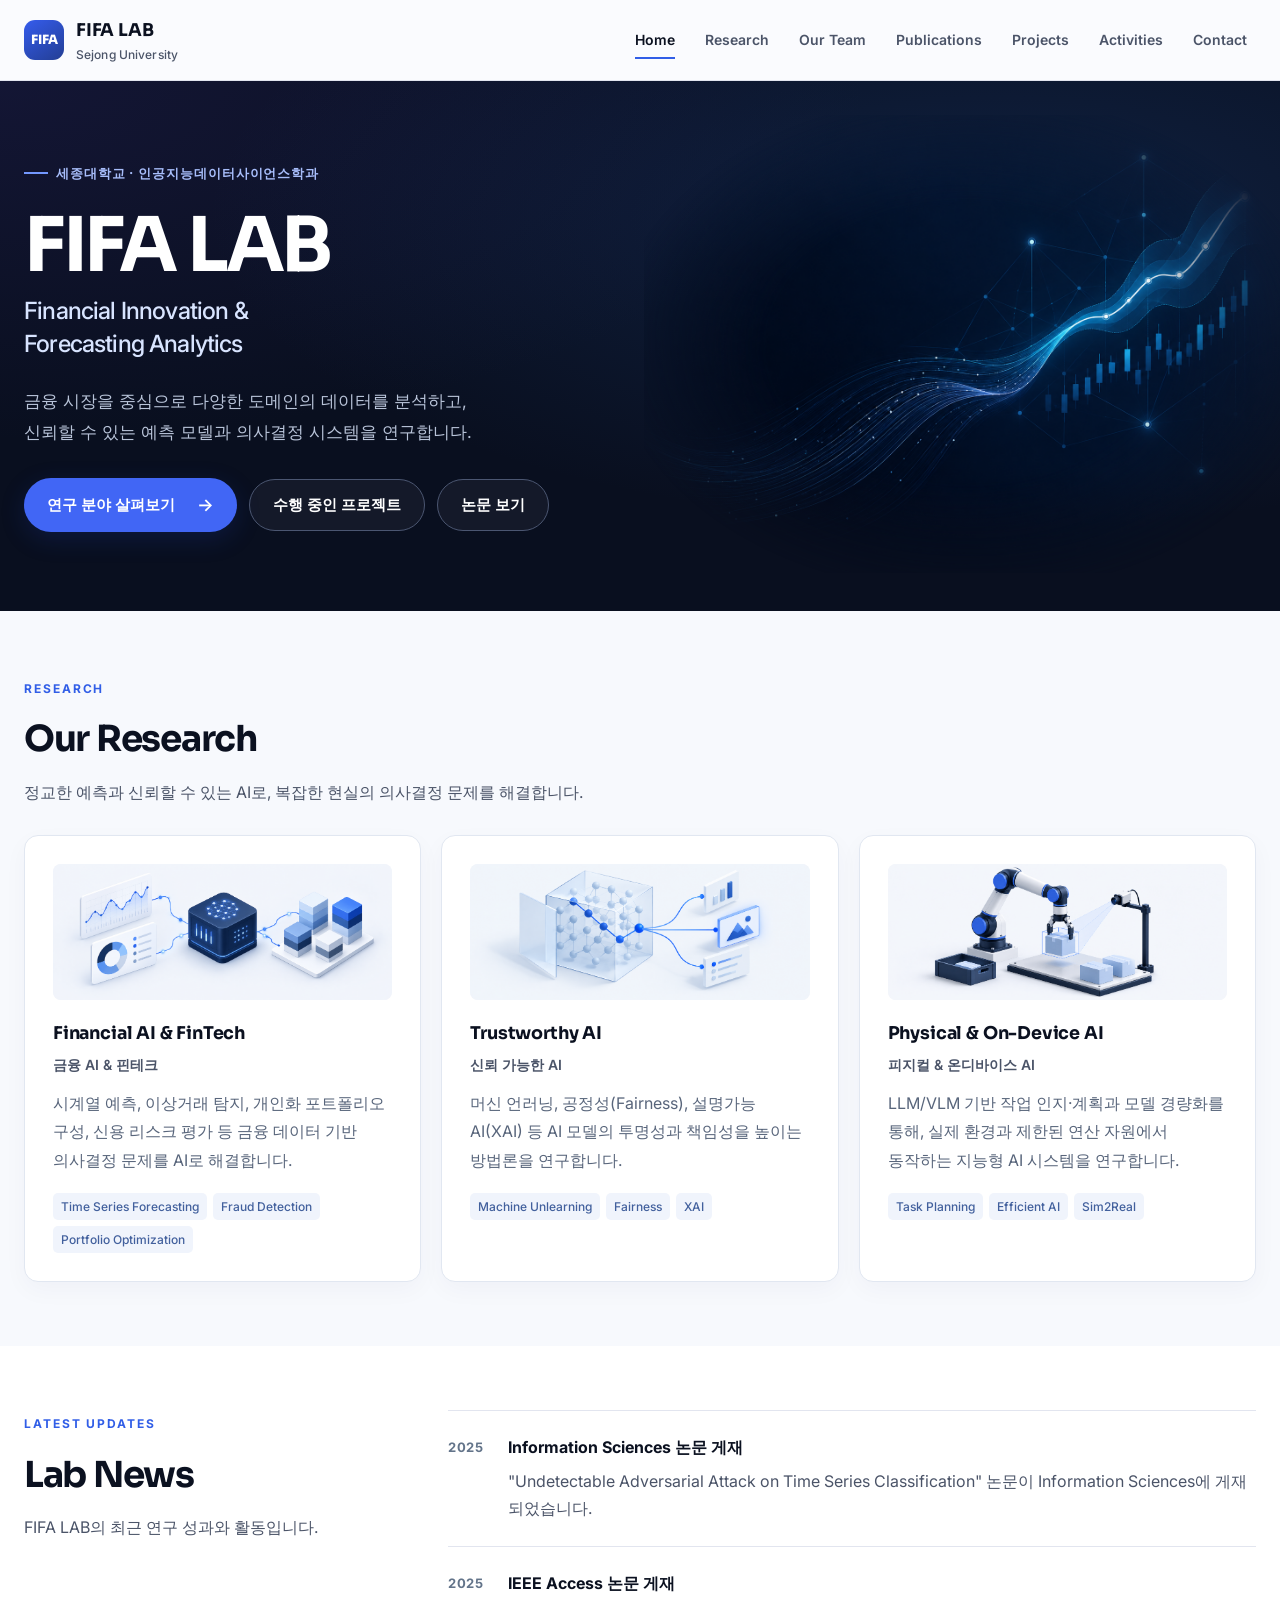
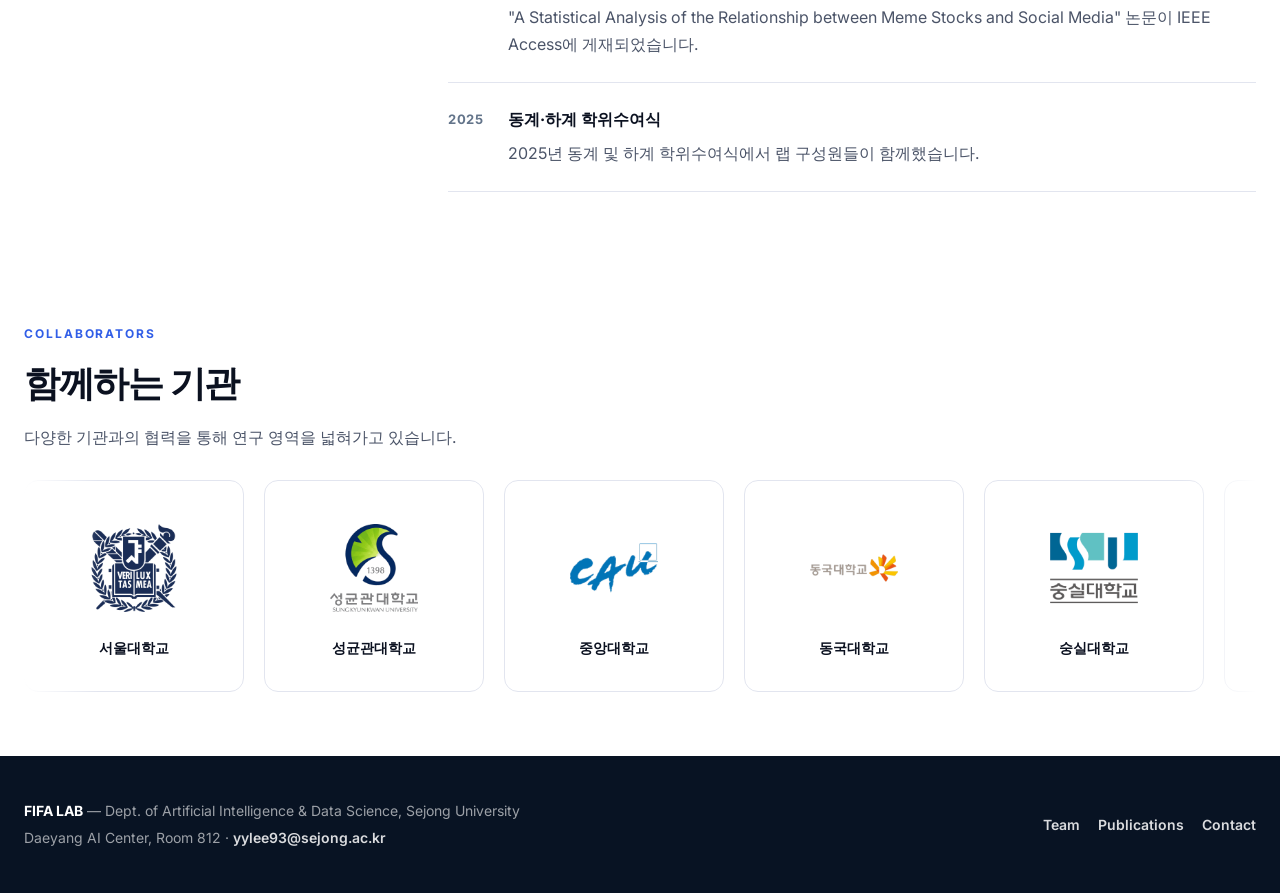
<file: index.html>
<!doctype html>
<html lang="ko">
<head>
<meta charset="UTF-8" />
<meta name="viewport" content="width=device-width, initial-scale=1" />
<title>FIFA LAB | Sejong University</title>
<meta name="description" content="FIFA LAB (FinTech Innovation & Forecasting Analytics Lab) — Department of Artificial Intelligence & Data Science, Sejong University" />
<link rel="preconnect" href="https://fonts.googleapis.com">
<link rel="preconnect" href="https://fonts.gstatic.com" crossorigin>
<link href="https://fonts.googleapis.com/css2?family=Inter:wght@400;500;600;700&family=Sora:wght@600;700;800&display=swap" rel="stylesheet">
<link rel="stylesheet" href="css/style.css?v=2" />
</head>
<body>
<a class="skip-link" href="#main-content">본문으로 바로가기</a>

<header class="site-header">
  <div class="wrap nav">
    <a class="brand" href="index.html">
      <span class="mark">FIFA</span>
      <span>FIFA LAB<small>Sejong University</small></span>
    </a>
    <ul class="nav-links" id="primary-navigation" aria-label="주요 메뉴">
      <li><a href="index.html">Home</a></li>
      <li><a href="research.html">Research</a></li>
      <li><a href="team.html">Our Team</a></li>
      <li><a href="publications.html">Publications</a></li>
      <li><a href="projects.html">Projects</a></li>
      <li><a href="activities.html">Activities</a></li>
      <li><a href="contact.html">Contact</a></li>
    </ul>
    <button class="nav-toggle" type="button" aria-label="메뉴 열기" aria-controls="primary-navigation" aria-expanded="false"><span></span></button>
  </div>
</header>

<main id="main-content">
<section class="hero" aria-labelledby="hero-title">
  <div class="wrap hero-grid">
    <div class="hero-copy">
      <div class="eyebrow">세종대학교 · 인공지능데이터사이언스학과</div>
      <h1 class="display" id="hero-title">FIFA LAB</h1>
      <p class="hero-fullname">Financial Innovation &amp;<br>Forecasting Analytics</p>
      <p class="lede">금융 시장을 중심으로 다양한 도메인의 데이터를 분석하고,<br class="desktop-break"> 신뢰할 수 있는 예측 모델과 의사결정 시스템을 연구합니다.</p>
      <div class="btn-row">
<a class="btn btn-primary" href="research.html">
  연구 분야 살펴보기 <span aria-hidden="true">→</span>
</a>

  <a class="btn btn-ghost" href="projects.html">
    수행 중인 프로젝트
  </a>

  <a class="btn btn-ghost" href="publications.html">
    논문 보기
  </a>
</div>
    </div>
    <div class="hero-art" aria-hidden="true">
      <img src="images/financial-ai-hero.png" alt="" fetchpriority="high">
    </div>
  </div>
</section>

<section class="block research-section" id="research" aria-labelledby="research-title">
  <div class="wrap">
    <div class="section-head">
      <div class="eyebrow">Research</div>
      <h2 class="display" id="research-title">Our Research</h2>
      <p>정교한 예측과 신뢰할 수 있는 AI로, 복잡한 현실의 의사결정 문제를 해결합니다.</p>
    </div>
    <div class="pillars">
      <div class="pillar">
        <img class="research-image"
     src="images/financial-ai.png"
     alt="금융 데이터 분석과 포트폴리오 구성을 나타낸 일러스트"
     loading="lazy">
        <h3 class="display">
  <a href="research.html#financial-ai">Financial AI &amp; FinTech</a>
</h3>
        <span class="kor-title">금융 AI &amp; 핀테크</span>
        <p>시계열 예측, 이상거래 탐지, 개인화 포트폴리오 구성, 신용 리스크 평가 등 금융 데이터 기반 의사결정 문제를 AI로 해결합니다.</p>
        <div class="topics"><span>Time Series Forecasting</span><span>Fraud Detection</span><span>Portfolio Optimization</span></div>
      </div>
      <div class="pillar">
        <img class="research-image"
     src="images/trustworthy-ai.png"
     alt="AI의 판단 과정과 근거를 나타낸 일러스트"
     loading="lazy">
        <h3 class="display">Trustworthy AI</h3>
        <span class="kor-title">신뢰 가능한 AI</span>
        <p>머신 언러닝, 공정성(Fairness), 설명가능 AI(XAI) 등 AI 모델의 투명성과 책임성을 높이는 방법론을 연구합니다.</p>
        <div class="topics"><span>Machine Unlearning</span><span>Fairness</span><span>XAI</span></div>
      </div>
      <div class="pillar">
        <img class="research-image"
     src="images/physical-ai.png"
     alt="카메라로 물체를 인식하고 조작하는 협동로봇 일러스트"
     loading="lazy">
        <h3 class="display">Physical &amp; On-Device AI</h3>
        <span class="kor-title">피지컬 &amp; 온디바이스 AI</span>
        <p>LLM/VLM 기반 작업 인지·계획과 모델 경량화를 통해, 실제 환경과 제한된 연산 자원에서 동작하는 지능형 AI 시스템을 연구합니다.</p>
        <div class="topics"><span>Task Planning</span><span>Efficient AI</span><span>Sim2Real</span></div>
      </div>
    </div>
  </div>
</section>

<section class="block block-alt news-section">
  <div class="wrap">
    <div class="section-head">
      <div class="eyebrow">LATEST UPDATES</div>
      <h2 class="display">Lab News</h2>
      <p>FIFA LAB의 최근 연구 성과와 활동입니다.</p>
    </div>
    <div class="card-list">
      <div class="news-card">
        <span class="tag">2025</span>
        <div>
          <h4>Information Sciences 논문 게재</h4>
          <p>"Undetectable Adversarial Attack on Time Series Classification" 논문이 Information Sciences에 게재되었습니다.</p>
        </div>
      </div>
      <div class="news-card">
        <span class="tag">2025</span>
        <div>
          <h4>IEEE Access 논문 게재</h4>
          <p>"A Statistical Analysis of the Relationship between Meme Stocks and Social Media" 논문이 IEEE Access에 게재되었습니다.</p>
        </div>
      </div>
      <div class="news-card">
        <span class="tag">2025</span>
        <div>
          <h4>동계·하계 학위수여식</h4>
          <p>2025년 동계 및 하계 학위수여식에서 랩 구성원들이 함께했습니다.</p>
        </div>
      </div>
    </div>
  </div>
</section>
<section class="block collab-section" aria-labelledby="collab-title">
  <div class="wrap">
    <div class="section-head">
      <div class="eyebrow">Collaborators</div>
      <h2 class="display" id="collab-title">함께하는 기관</h2>
      <p>다양한 기관과의 협력을 통해 연구 영역을 넓혀가고 있습니다.</p>
    </div>

    <div class="collab-marquee">
      <div class="collab-track">
        <div class="collab-item"><img class="collab-logo" src="images/snu.png" alt="서울대학교 로고"><span>서울대학교</span></div>
        <div class="collab-item"><img class="collab-logo" src="images/skku.png" alt="성대 로고"><span>성균관대학교</span></div>
        <div class="collab-item"><img class="collab-logo" src="images/cau.png" alt="중앙대 로고"><span>중앙대학교</span></div>
        <div class="collab-item"><img class="collab-logo" src="images/dgu.png" alt="동국대 로고"><span>동국대학교</span></div>
        <div class="collab-item"><img class="collab-logo" src="images/ssu.png" alt="숭실대 로고"><span>숭실대학교</span></div>
        <div class="collab-item"><img class="collab-logo" src="images/doosan.png" alt="두산 로보틱스 로고"><span>두산 로보틱스</span></div>
        <div class="collab-item"><img class="collab-logo" src="images/etri.png" alt="ETRI 로고"><span>한국전자통신연구원(ETRI)</span></div>
        <div class="collab-item"><img class="collab-logo" src="images/olpoland.png" alt="올포랜드 로고"><span>올포랜드</span></div>
        <div class="collab-item"><img class="collab-logo" src="images/nrf.png" alt="연구재단 로고"><span>한국연구재단</span></div>
        <div class="collab-item"><img class="collab-logo" src="images/motie.png" alt="산자부 로고"><span>산업통상부</span></div>
        <!-- 끊김 없이 이어지도록 동일한 목록을 한 번 더 반복 -->
        <div class="collab-item"><img class="collab-logo" src="images/snu.png" alt="서울대학교 로고"><span>서울대학교</span></div>
        <div class="collab-item"><img class="collab-logo" src="images/skku.png" alt="성대 로고"><span>성균관대학교</span></div>
        <div class="collab-item"><img class="collab-logo" src="images/cau.png" alt="중앙대 로고"><span>중앙대학교</span></div>
        <div class="collab-item"><img class="collab-logo" src="images/dgu.png" alt="동국대 로고"><span>동국대학교</span></div>
        <div class="collab-item"><img class="collab-logo" src="images/ssu.png" alt="숭실대 로고"><span>숭실대학교</span></div>
        <div class="collab-item"><img class="collab-logo" src="images/doosan.png" alt="두산 로보틱스 로고"><span>두산 로보틱스</span></div>
        <div class="collab-item"><img class="collab-logo" src="images/etri.png" alt="ETRI 로고"><span>한국전자통신연구원(ETRI)</span></div>
        <div class="collab-item"><img class="collab-logo" src="images/olpoland.png" alt="올포랜드 로고"><span>올포랜드</span></div>
        <div class="collab-item"><img class="collab-logo" src="images/nrf.png" alt="연구재단 로고"><span>한국연구재단</span></div>
        <div class="collab-item"><img class="collab-logo" src="images/motie.png" alt="산자부 로고"><span>산업통상부</span></div>
      </div>
    </div>

  </div>
</section>
</main>

<footer>
  <div class="wrap">
    <div>
      <strong style="color:#fff;">FIFA LAB</strong> — Dept. of Artificial Intelligence &amp; Data Science, Sejong University<br>
      Daeyang AI Center, Room 812 · <a href="mailto:yylee93@sejong.ac.kr">yylee93@sejong.ac.kr</a>
    </div>
    <div class="foot-links">
      <a href="team.html">Team</a>
      <a href="publications.html">Publications</a>
      <a href="contact.html">Contact</a>
    </div>
  </div>
</footer>

<script src="js/main.js"></script>
</body>
</html>
</file>
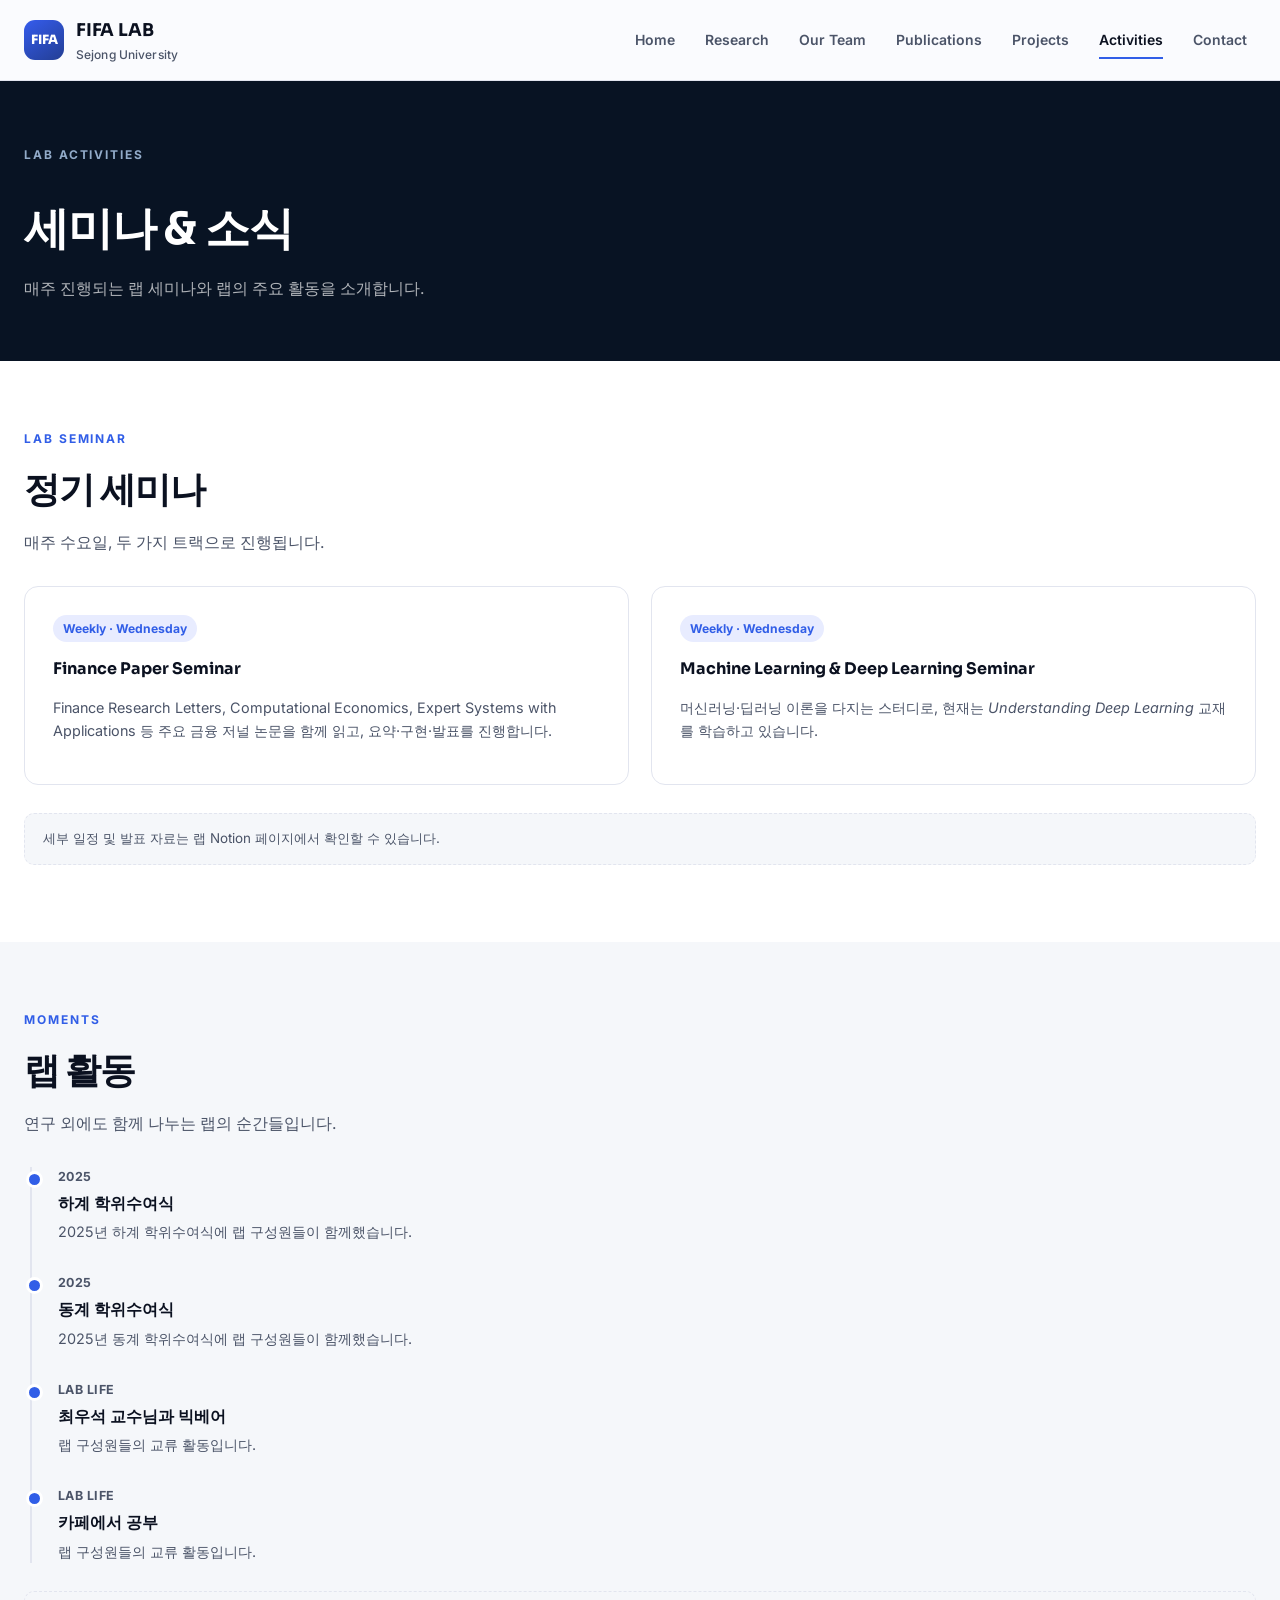
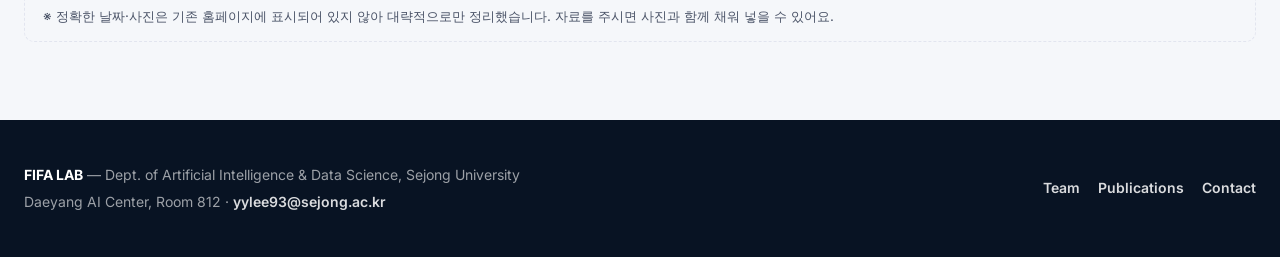
<file: activities.html>
<!doctype html>
<html lang="ko">
<head>
<meta charset="UTF-8" />
<meta name="viewport" content="width=device-width, initial-scale=1" />
<title>Activities | FIFA LAB</title>
<link rel="preconnect" href="https://fonts.googleapis.com">
<link rel="preconnect" href="https://fonts.gstatic.com" crossorigin>
<link href="https://fonts.googleapis.com/css2?family=Inter:wght@400;500;600;700&family=Sora:wght@600;700;800&display=swap" rel="stylesheet">
<link rel="stylesheet" href="css/style.css" />
</head>
<body>
<a class="skip-link" href="#main-content">본문으로 바로가기</a>

<header class="site-header">
  <div class="wrap nav">
    <a class="brand" href="index.html">
      <span class="mark">FIFA</span>
      <span>FIFA LAB<small>Sejong University</small></span>
    </a>
    <ul class="nav-links" id="primary-navigation" aria-label="주요 메뉴">
      <li><a href="index.html">Home</a></li>
      <li><a href="research.html">Research</a></li>
      <li><a href="team.html">Our Team</a></li>
      <li><a href="publications.html">Publications</a></li>
      <li><a href="projects.html">Projects</a></li>
      <li><a href="activities.html">Activities</a></li>
      <li><a href="contact.html">Contact</a></li>
    </ul>
    <button class="nav-toggle" type="button" aria-label="메뉴 열기" aria-controls="primary-navigation" aria-expanded="false"><span></span></button>
  </div>
</header>

<main id="main-content">
<section class="page-hero">
  <div class="wrap">
    <div class="eyebrow">Lab Activities</div>
    <h1 class="display">세미나 &amp; 소식</h1>
    <p>매주 진행되는 랩 세미나와 랩의 주요 활동을 소개합니다.</p>
  </div>
</section>

<section class="block">
  <div class="wrap">
    <div class="section-head">
      <div class="eyebrow">Lab Seminar</div>
      <h2 class="display">정기 세미나</h2>
      <p>매주 수요일, 두 가지 트랙으로 진행됩니다.</p>
    </div>
    <div class="seminar-grid">
      <div class="seminar-card">
        <span class="schedule">Weekly · Wednesday</span>
        <h4>Finance Paper Seminar</h4>
        <p>Finance Research Letters, Computational Economics, Expert Systems with Applications 등 주요 금융 저널 논문을 함께 읽고, 요약·구현·발표를 진행합니다.</p>
      </div>
      <div class="seminar-card">
        <span class="schedule">Weekly · Wednesday</span>
        <h4>Machine Learning &amp; Deep Learning Seminar</h4>
        <p>머신러닝·딥러닝 이론을 다지는 스터디로, 현재는 <i>Understanding Deep Learning</i> 교재를 학습하고 있습니다.</p>
      </div>
    </div>
    <p class="note">세부 일정 및 발표 자료는 랩 Notion 페이지에서 확인할 수 있습니다.</p>
  </div>
</section>

<section class="block block-alt">
  <div class="wrap">
    <div class="section-head">
      <div class="eyebrow">Moments</div>
      <h2 class="display">랩 활동</h2>
      <p>연구 외에도 함께 나누는 랩의 순간들입니다.</p>
    </div>
    <div class="timeline">
      <div class="timeline-item">
        <div class="when">2025</div>
        <h4>하계 학위수여식</h4>
        <p>2025년 하계 학위수여식에 랩 구성원들이 함께했습니다.</p>
      </div>
      <div class="timeline-item">
        <div class="when">2025</div>
        <h4>동계 학위수여식</h4>
        <p>2025년 동계 학위수여식에 랩 구성원들이 함께했습니다.</p>
      </div>
      <div class="timeline-item">
        <div class="when">Lab Life</div>
        <h4>최우석 교수님과 빅베어</h4>
        <p>랩 구성원들의 교류 활동입니다.</p>
      </div>
      <div class="timeline-item">
        <div class="when">Lab Life</div>
        <h4>카페에서 공부</h4>
        <p>랩 구성원들의 교류 활동입니다.</p>
      </div>
    </div>
    <p class="note">※ 정확한 날짜·사진은 기존 홈페이지에 표시되어 있지 않아 대략적으로만 정리했습니다. 자료를 주시면 사진과 함께 채워 넣을 수 있어요.</p>
  </div>
</section>

</main>
<footer>
  <div class="wrap">
    <div>
      <strong style="color:#fff;">FIFA LAB</strong> — Dept. of Artificial Intelligence &amp; Data Science, Sejong University<br>
      Daeyang AI Center, Room 812 · <a href="mailto:yylee93@sejong.ac.kr">yylee93@sejong.ac.kr</a>
    </div>
    <div class="foot-links">
      <a href="team.html">Team</a>
      <a href="publications.html">Publications</a>
      <a href="contact.html">Contact</a>
    </div>
  </div>
</footer>

<script src="js/main.js"></script>
</body>
</html>
</file>
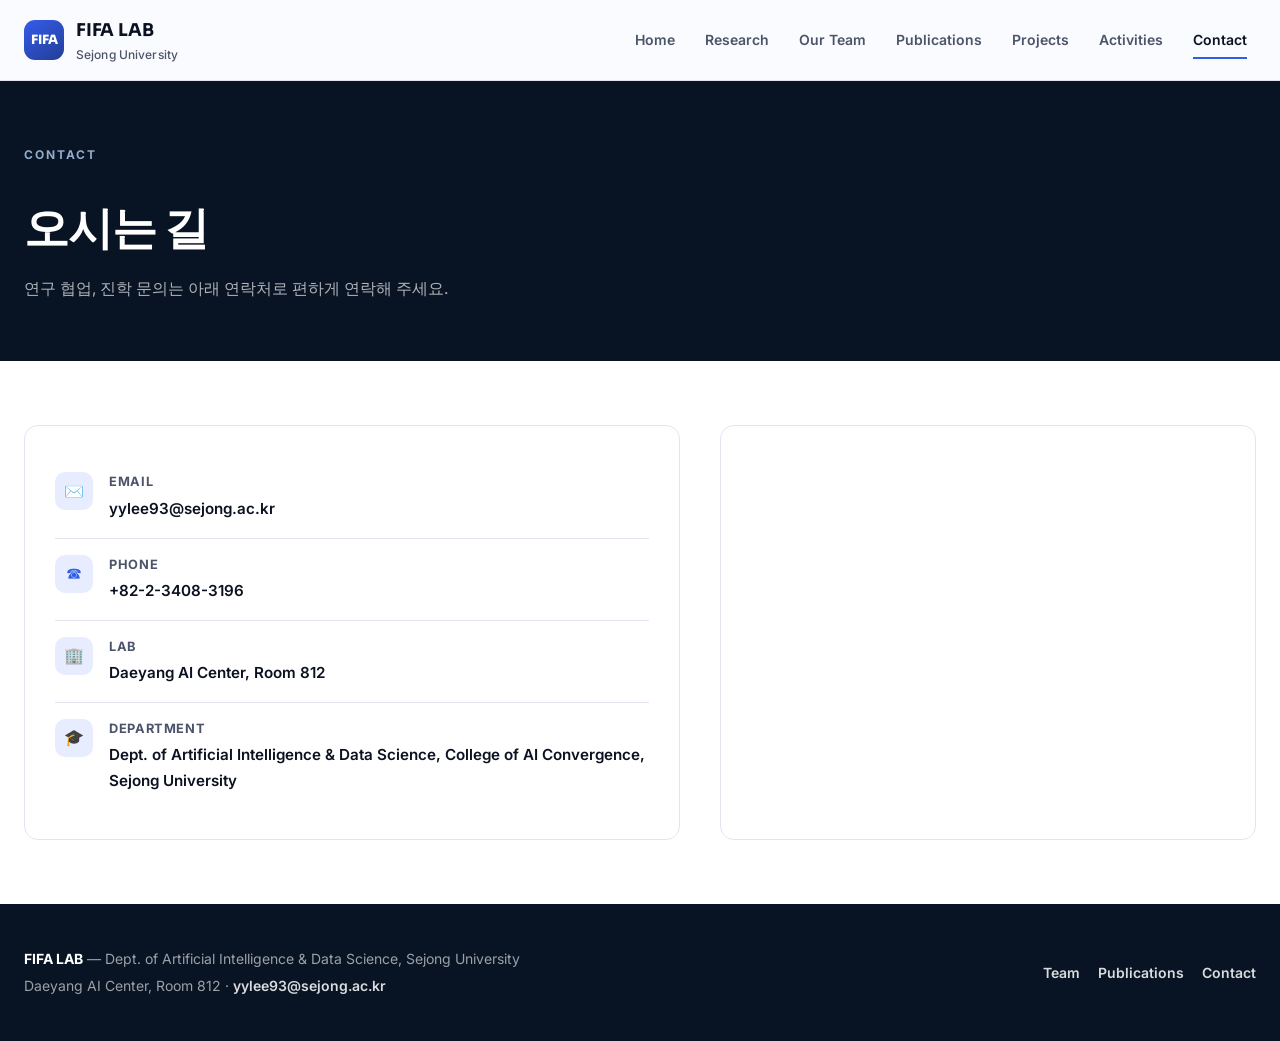
<file: contact.html>
<!doctype html>
<html lang="ko">
<head>
<meta charset="UTF-8" />
<meta name="viewport" content="width=device-width, initial-scale=1" />
<title>Contact | FIFA LAB</title>
<link rel="preconnect" href="https://fonts.googleapis.com">
<link rel="preconnect" href="https://fonts.gstatic.com" crossorigin>
<link href="https://fonts.googleapis.com/css2?family=Inter:wght@400;500;600;700&family=Sora:wght@600;700;800&display=swap" rel="stylesheet">
<link rel="stylesheet" href="css/style.css" />
</head>
<body>
<a class="skip-link" href="#main-content">본문으로 바로가기</a>

<header class="site-header">
  <div class="wrap nav">
    <a class="brand" href="index.html">
      <span class="mark">FIFA</span>
      <span>FIFA LAB<small>Sejong University</small></span>
    </a>
    <ul class="nav-links" id="primary-navigation" aria-label="주요 메뉴">
      <li><a href="index.html">Home</a></li>
      <li><a href="research.html">Research</a></li>
      <li><a href="team.html">Our Team</a></li>
      <li><a href="publications.html">Publications</a></li>
      <li><a href="projects.html">Projects</a></li>
      <li><a href="activities.html">Activities</a></li>
      <li><a href="contact.html">Contact</a></li>
    </ul>
    <button class="nav-toggle" type="button" aria-label="메뉴 열기" aria-controls="primary-navigation" aria-expanded="false"><span></span></button>
  </div>
</header>

<main id="main-content">
<section class="page-hero">
  <div class="wrap">
    <div class="eyebrow">Contact</div>
    <h1 class="display">오시는 길</h1>
    <p>연구 협업, 진학 문의는 아래 연락처로 편하게 연락해 주세요.</p>
  </div>
</section>

<section class="block">
  <div class="wrap contact-grid">
    <div class="info-card">
      <div class="info-row">
        <div class="icon">✉️</div>
        <div>
          <h5>Email</h5>
          <a href="mailto:yylee93@sejong.ac.kr">yylee93@sejong.ac.kr</a>
        </div>
      </div>
      <div class="info-row">
        <div class="icon">☎</div>
        <div>
          <h5>Phone</h5>
          <span>+82-2-3408-3196</span>
        </div>
      </div>
      <div class="info-row">
        <div class="icon">🏢</div>
        <div>
          <h5>Lab</h5>
          <span>Daeyang AI Center, Room 812</span>
        </div>
      </div>
      <div class="info-row">
        <div class="icon">🎓</div>
        <div>
          <h5>Department</h5>
          <span>Dept. of Artificial Intelligence &amp; Data Science, College of AI Convergence, Sejong University</span>
        </div>
      </div>
    </div>

    <div class="map-box">
      <iframe
        src="https://www.google.com/maps?q=%EC%84%B8%EC%A2%85%EB%8C%80%ED%95%99%EA%B5%90%20%EB%8C%80%EC%96%91AI%EC%84%BC%ED%84%B0&output=embed"
        title="세종대학교 대양AI센터 위치"
        loading="lazy"
        referrerpolicy="no-referrer-when-downgrade"
        allowfullscreen>
      </iframe>
    </div>
  </div>
</section>

</main>
<footer>
  <div class="wrap">
    <div>
      <strong style="color:#fff;">FIFA LAB</strong> — Dept. of Artificial Intelligence &amp; Data Science, Sejong University<br>
      Daeyang AI Center, Room 812 · <a href="mailto:yylee93@sejong.ac.kr">yylee93@sejong.ac.kr</a>
    </div>
    <div class="foot-links">
      <a href="team.html">Team</a>
      <a href="publications.html">Publications</a>
      <a href="contact.html">Contact</a>
    </div>
  </div>
</footer>

<script src="js/main.js"></script>
</body>
</html>
</file>
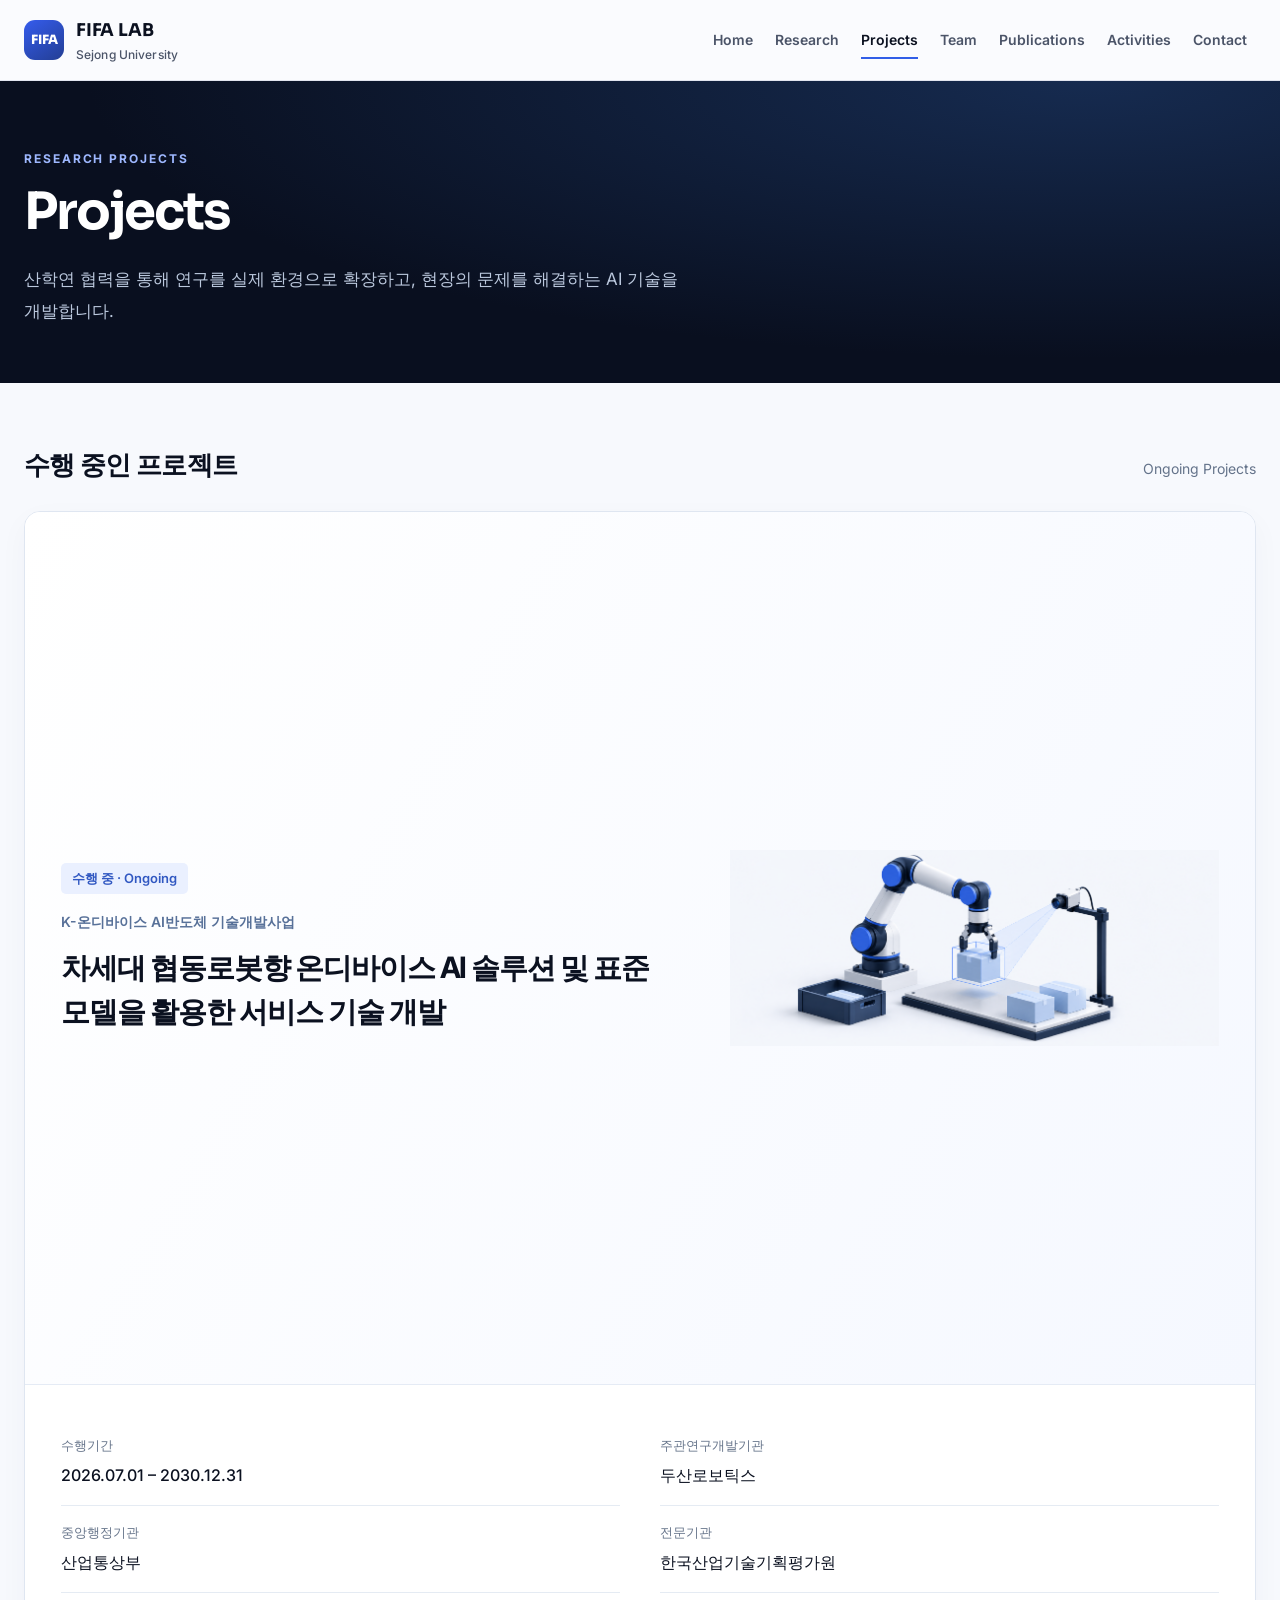
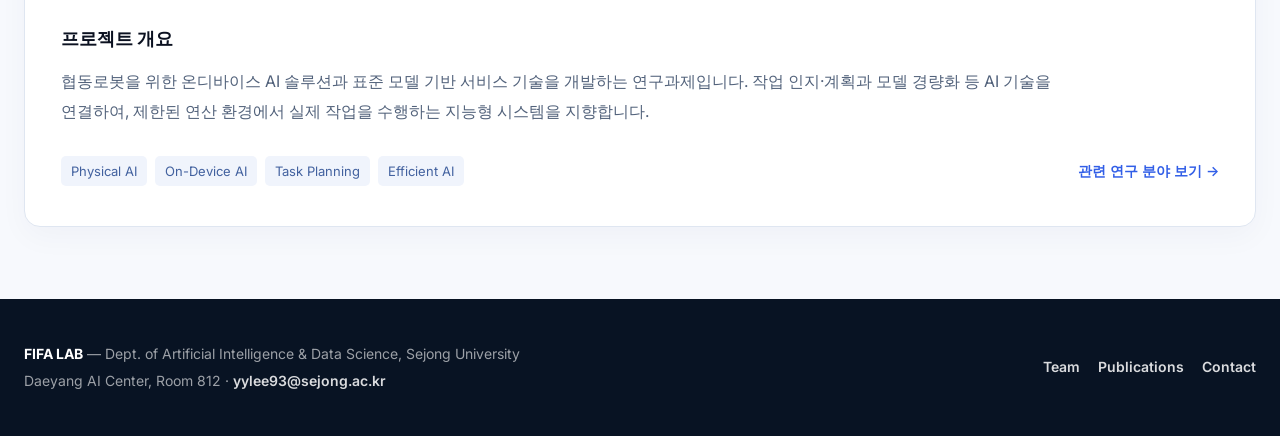
<file: projects.html>
<!doctype html>
<html lang="ko">
<head>
<meta charset="UTF-8" />
<meta name="viewport" content="width=device-width, initial-scale=1" />
<title>Projects | FIFA LAB</title>
<meta name="description" content="FIFA LAB (FinTech Innovation & Forecasting Analytics Lab) — Department of Artificial Intelligence & Data Science, Sejong University" />
<link rel="preconnect" href="https://fonts.googleapis.com">
<link rel="preconnect" href="https://fonts.gstatic.com" crossorigin>
<link href="https://fonts.googleapis.com/css2?family=Inter:wght@400;500;600;700&family=Sora:wght@600;700;800&display=swap" rel="stylesheet">
<link rel="stylesheet" href="css/style.css" />

<style>
/* All project-specific styling lives here. Shared css/style.css is unchanged. */
.projects-page { background:#f7f9fd; }
.projects-intro { background:radial-gradient(ellipse at 85% 0%,#162b50,transparent 65%),#090f1f; color:#fff; padding:64px 0 56px; }
.projects-intro .eyebrow { color:#9eb8ff; margin-bottom:15px; }
.projects-intro h1 { font-size:clamp(2.2rem,4vw,3.5rem); line-height:1.15; letter-spacing:-.04em; margin:0 0 22px; }
.projects-intro p { max-width:720px; color:#bbc8dd; font-size:1.0625rem; line-height:1.85; margin:0; word-break:keep-all; }
.projects-content { padding:60px 0 72px; }
.projects-heading { display:flex; justify-content:space-between; align-items:baseline; gap:20px; margin-bottom:26px; }
.projects-heading h2 { font-size:1.65rem; margin:0; letter-spacing:-.025em; }
.projects-heading span { font-size:.875rem; color:#64738a; }
.project-card { border:1px solid #dfe6f1; border-radius:16px; background:#fff; overflow:hidden; box-shadow:0 10px 30px rgba(20,41,79,.035); }
.project-card + .project-card { margin-top:24px; }
.project-top { display:grid; grid-template-columns:1.3fr 1fr; gap:34px; padding:36px; align-items:center; background:linear-gradient(120deg,#fff,#f5f8ff); border-bottom:1px solid #e5ebf5; }
.project-status { display:inline-flex; padding:5px 11px; border-radius:5px; background:#eaf0ff; color:#3158c2; font-weight:600; font-size:.8125rem; margin-bottom:17px; }
.project-program { color:#587199; font-size:.875rem; font-weight:600; margin:0 0 12px; }
.project-title { font-size:clamp(1.4rem,2.3vw,1.85rem); line-height:1.5; letter-spacing:-.035em; margin:0; word-break:keep-all; }
.project-image { width:100%; aspect-ratio:2.5/1; object-fit:contain; border-radius:12px; }
.project-body { padding:34px 36px 36px; }
.project-facts { display:grid; grid-template-columns:1fr 1fr; column-gap:40px; margin:0 0 32px; }
.project-facts > div { border-bottom:1px solid #e5ebf3; padding:16px 0; }
.project-facts dt { font-size:.8125rem; color:#67758b; margin-bottom:6px; }
.project-facts dd { font-size:1rem; margin:0; font-weight:500; line-height:1.7; word-break:keep-all; }
.project-description h3 { font-size:1.125rem; margin:0 0 12px; }
.project-description p { color:#52627b; font-size:1rem; line-height:1.9; margin:0; word-break:keep-all; max-width:1000px; }
.project-bottom { display:flex; flex-wrap:wrap; justify-content:space-between; align-items:center; gap:20px; margin-top:25px; }
.project-tags { display:flex; gap:8px; flex-wrap:wrap; }
.project-tags span { color:#42619f; background:#f0f4fc; border-radius:5px; padding:5px 10px; font-size:.8125rem; }
.project-link { font-weight:600; font-size:.875rem; color:#315ee7; padding:8px 0; }
.project-link:hover { text-decoration:underline; }
.projects-page .nav-links { gap:4px; }
@media(max-width:1000px) { .projects-page .nav-links a { padding-left:7px; padding-right:7px; } }
@media(max-width:760px) {
 .projects-intro { padding:42px 0 36px; }
 .projects-content { padding:40px 0 48px; }
 .projects-heading { flex-wrap:wrap; gap:8px; }
 .project-top { grid-template-columns:1fr; padding:25px; gap:24px; }
 .project-body { padding:8px 25px 28px; }
 .project-facts { grid-template-columns:1fr; margin-bottom:26px; }
}
</style>
</head>
<body class="projects-page">
<a class="skip-link" href="#main-content">본문으로 바로가기</a>

<header class="site-header">
  <div class="wrap nav">
    <a class="brand" href="index.html">
      <span class="mark">FIFA</span>
      <span>FIFA LAB<small>Sejong University</small></span>
    </a>
    <ul class="nav-links" id="primary-navigation" aria-label="주요 메뉴">
      <li><a href="index.html">Home</a></li>
      <li><a href="research.html">Research</a></li>
      <li><a href="projects.html" class="active" aria-current="page">Projects</a></li>
      <li><a href="team.html">Team</a></li>
      <li><a href="publications.html">Publications</a></li>
      <li><a href="activities.html">Activities</a></li>
      <li><a href="contact.html">Contact</a></li>
    </ul>
    <button class="nav-toggle" type="button" aria-label="메뉴 열기" aria-controls="primary-navigation" aria-expanded="false"><span></span></button>
  </div>
</header>

<main id="main-content">
<section class="projects-intro" aria-labelledby="page-title"><div class="wrap">
<div class="eyebrow">RESEARCH PROJECTS</div>
<h1 class="display" id="page-title">Projects</h1>
<p>산학연 협력을 통해 연구를 실제 환경으로 확장하고, 현장의 문제를 해결하는 AI 기술을 개발합니다.</p>
</div></section>
<section class="projects-content" aria-labelledby="ongoing-title"><div class="wrap">
<div class="projects-heading"><h2 id="ongoing-title">수행 중인 프로젝트</h2><span>Ongoing Projects</span></div>
<!-- PROJECT START: 새 과제는 이 article 블록을 복사해 아래에 추가하세요. -->
<article class="project-card" aria-labelledby="cobot-title">
<div class="project-top">
<div><span class="project-status">수행 중 · Ongoing</span>
<p class="project-program">K-온디바이스 AI반도체 기술개발사업</p>
<h3 class="project-title" id="cobot-title">차세대 협동로봇향 온디바이스 AI 솔루션 및 표준 모델을 활용한 서비스 기술 개발</h3></div>
<img class="project-image" src="images/physical-ai.png" data-image-name="physical-ai.png" width="2000" height="800" alt="시각 인식과 작업 실행을 결합한 협동로봇 개념 일러스트">
</div>
<div class="project-body">
<dl class="project-facts">
<div><dt>수행기간</dt><dd><time datetime="2026-07-01">2026.07.01</time> – <time datetime="2030-12-31">2030.12.31</time></dd></div>
<div><dt>주관연구개발기관</dt><dd>두산로보틱스</dd></div>
<div><dt>중앙행정기관</dt><dd>산업통상부</dd></div>
<div><dt>전문기관</dt><dd>한국산업기술기획평가원</dd></div>
</dl>
<div class="project-description"><h3>프로젝트 개요</h3>
<p>협동로봇을 위한 온디바이스 AI 솔루션과 표준 모델 기반 서비스 기술을 개발하는 연구과제입니다. 작업 인지·계획과 모델 경량화 등 AI 기술을 연결하여, 제한된 연산 환경에서 실제 작업을 수행하는 지능형 시스템을 지향합니다.</p></div>
<div class="project-bottom"><div class="project-tags"><span>Physical AI</span><span>On-Device AI</span><span>Task Planning</span><span>Efficient AI</span></div>
<a class="project-link" href="research.html#physical-ai">관련 연구 분야 보기 <span aria-hidden="true">→</span></a></div>
</div></article>
<!-- PROJECT END -->
<!-- 한국연구재단 과제는 공식 과제명·사업명·기간을 확인한 뒤 추가합니다. -->
</div></section>
</main>
<footer>
  <div class="wrap">
    <div>
      <strong style="color:#fff;">FIFA LAB</strong> — Dept. of Artificial Intelligence &amp; Data Science, Sejong University<br>
      Daeyang AI Center, Room 812 · <a href="mailto:yylee93@sejong.ac.kr">yylee93@sejong.ac.kr</a>
    </div>
    <div class="foot-links">
      <a href="team.html">Team</a>
      <a href="publications.html">Publications</a>
      <a href="contact.html">Contact</a>
    </div>
  </div>
</footer>

<script src="js/main.js"></script>
<script>
// Support either images/ or image/ without changing the shared page files.
document.querySelectorAll('img[data-image-name]').forEach(img => {
 let retried = false;
 function fallback() {
  if (!retried) { retried = true; img.src = 'image/' + img.dataset.imageName; }
  else { img.hidden = true; img.closest('.project-top').style.gridTemplateColumns = '1fr'; }
 }
 img.addEventListener('error', fallback);
 if (img.complete && !img.naturalWidth) fallback();
});
</script>
</body>
</html>
</file>
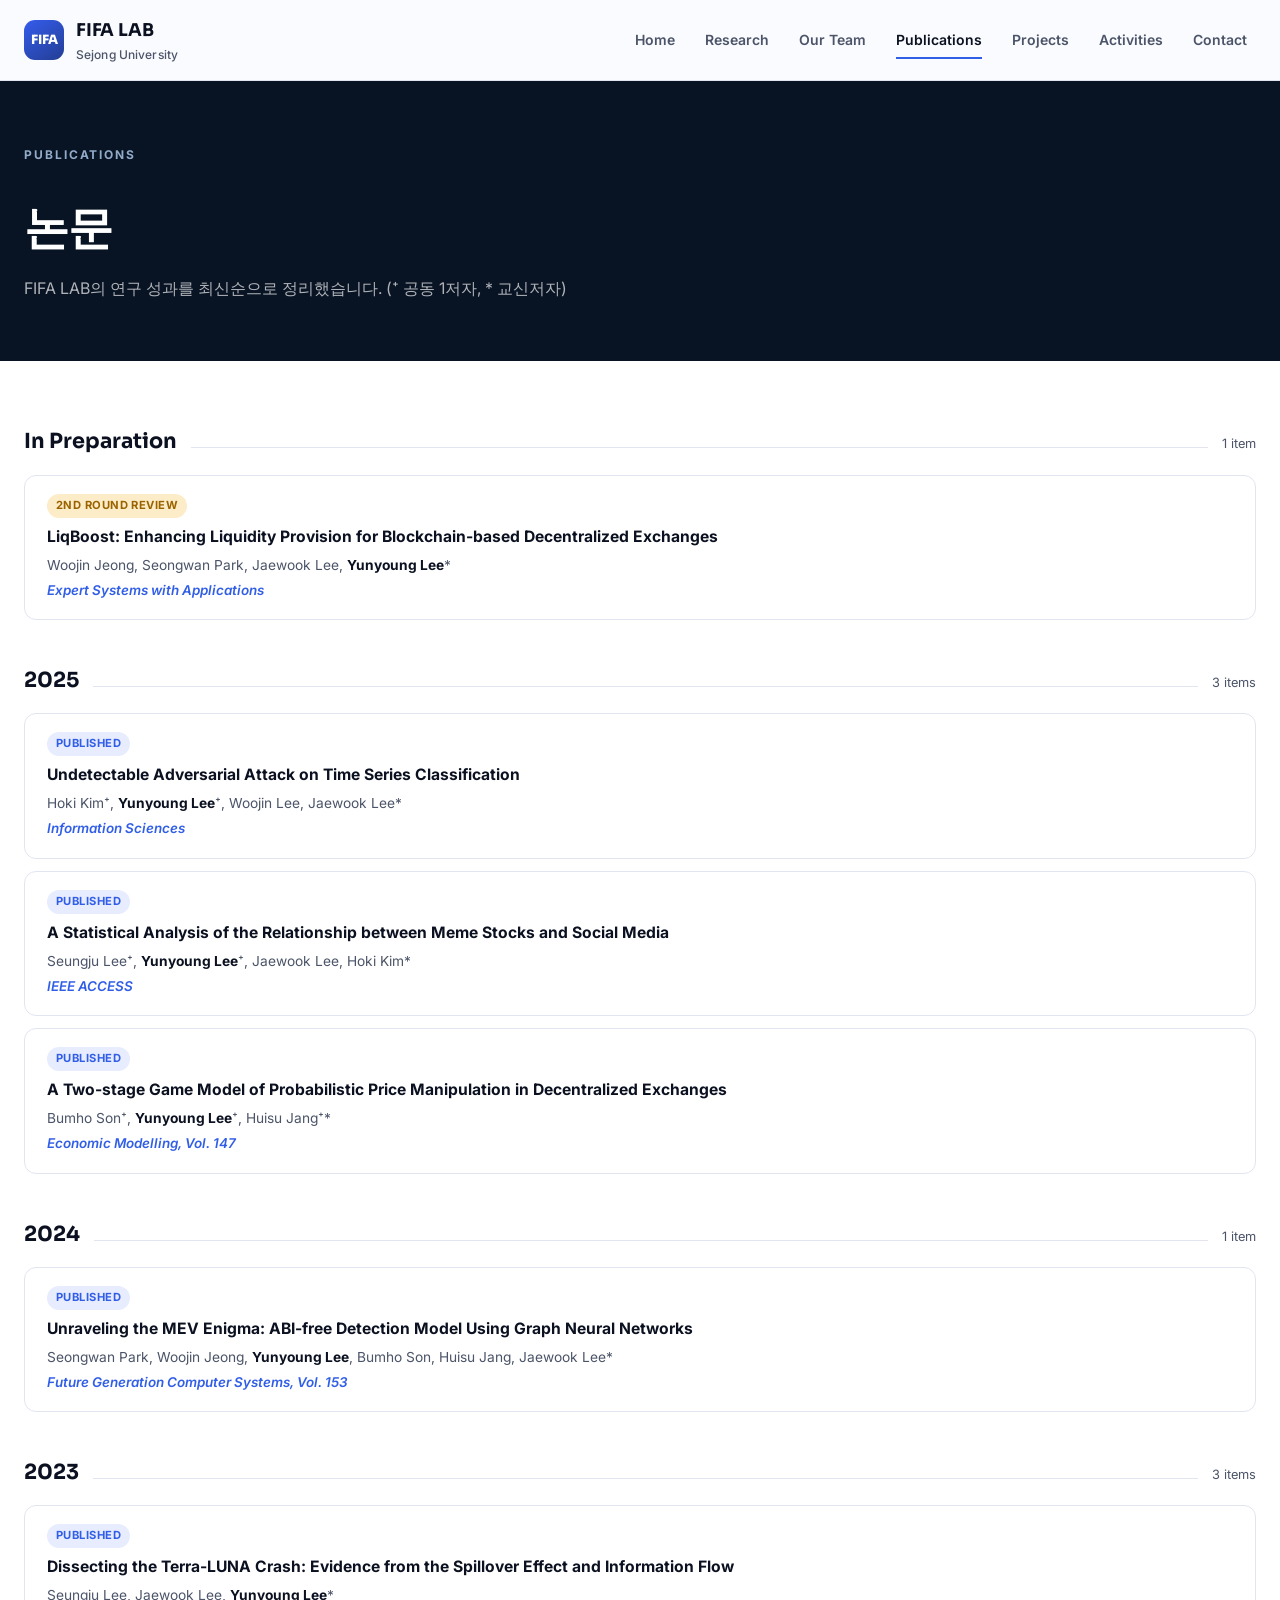
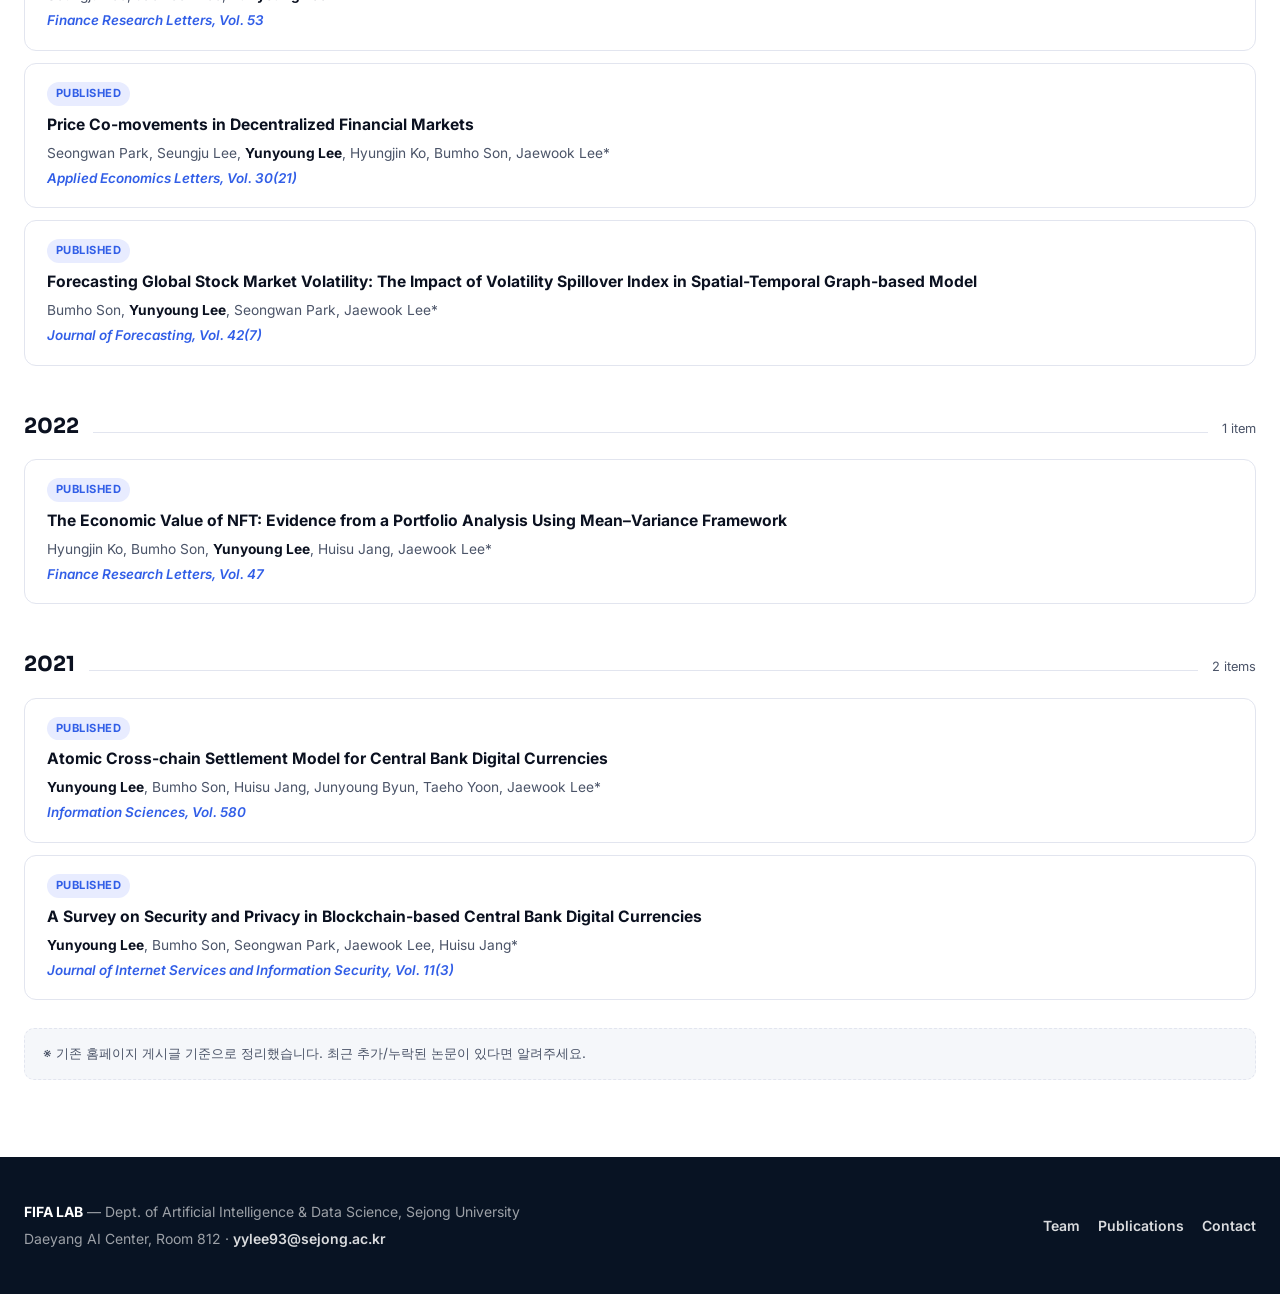
<file: publications.html>
<!doctype html>
<html lang="ko">
<head>
<meta charset="UTF-8" />
<meta name="viewport" content="width=device-width, initial-scale=1" />
<title>Publications | FIFA LAB</title>
<link rel="preconnect" href="https://fonts.googleapis.com">
<link rel="preconnect" href="https://fonts.gstatic.com" crossorigin>
<link href="https://fonts.googleapis.com/css2?family=Inter:wght@400;500;600;700&family=Sora:wght@600;700;800&display=swap" rel="stylesheet">
<link rel="stylesheet" href="css/style.css" />
</head>
<body>
<a class="skip-link" href="#main-content">본문으로 바로가기</a>

<header class="site-header">
  <div class="wrap nav">
    <a class="brand" href="index.html">
      <span class="mark">FIFA</span>
      <span>FIFA LAB<small>Sejong University</small></span>
    </a>
    <ul class="nav-links" id="primary-navigation" aria-label="주요 메뉴">
      <li><a href="index.html">Home</a></li>
      <li><a href="research.html">Research</a></li>
      <li><a href="team.html">Our Team</a></li>
      <li><a href="publications.html">Publications</a></li>
      <li><a href="projects.html">Projects</a></li>
      <li><a href="activities.html">Activities</a></li>
      <li><a href="contact.html">Contact</a></li>
    </ul>
    <button class="nav-toggle" type="button" aria-label="메뉴 열기" aria-controls="primary-navigation" aria-expanded="false"><span></span></button>
  </div>
</header>

<main id="main-content">
<section class="page-hero">
  <div class="wrap">
    <div class="eyebrow">Publications</div>
    <h1 class="display">논문</h1>
    <p>FIFA LAB의 연구 성과를 최신순으로 정리했습니다. (⁺ 공동 1저자, * 교신저자)</p>
  </div>
</section>

<section class="block">
  <div class="wrap">

    <div class="pub-year">
      <h3 class="display">In Preparation</h3>
      <div class="line"></div>
      <span class="count">1 item</span>
    </div>
    <div class="pub-item">
      <div class="badge-row"><span class="status preparation">2nd Round Review</span></div>
      <h4>LiqBoost: Enhancing Liquidity Provision for Blockchain-based Decentralized Exchanges</h4>
      <p class="authors">Woojin Jeong, Seongwan Park, Jaewook Lee, <b>Yunyoung Lee</b>*</p>
      <p class="venue">Expert Systems with Applications</p>
    </div>

    <div class="pub-year">
      <h3 class="display">2025</h3>
      <div class="line"></div>
      <span class="count">3 items</span>
    </div>
    <div class="pub-item">
      <div class="badge-row"><span class="status published">Published</span></div>
      <h4>Undetectable Adversarial Attack on Time Series Classification</h4>
      <p class="authors">Hoki Kim⁺, <b>Yunyoung Lee</b>⁺, Woojin Lee, Jaewook Lee*</p>
      <p class="venue">Information Sciences</p>
    </div>
    <div class="pub-item">
      <div class="badge-row"><span class="status published">Published</span></div>
      <h4>A Statistical Analysis of the Relationship between Meme Stocks and Social Media</h4>
      <p class="authors">Seungju Lee⁺, <b>Yunyoung Lee</b>⁺, Jaewook Lee, Hoki Kim*</p>
      <p class="venue">IEEE ACCESS</p>
    </div>
    <div class="pub-item">
      <div class="badge-row"><span class="status published">Published</span></div>
      <h4>A Two-stage Game Model of Probabilistic Price Manipulation in Decentralized Exchanges</h4>
      <p class="authors">Bumho Son⁺, <b>Yunyoung Lee</b>⁺, Huisu Jang⁺*</p>
      <p class="venue">Economic Modelling, Vol. 147</p>
    </div>

    <div class="pub-year">
      <h3 class="display">2024</h3>
      <div class="line"></div>
      <span class="count">1 item</span>
    </div>
    <div class="pub-item">
      <div class="badge-row"><span class="status published">Published</span></div>
      <h4>Unraveling the MEV Enigma: ABI-free Detection Model Using Graph Neural Networks</h4>
      <p class="authors">Seongwan Park, Woojin Jeong, <b>Yunyoung Lee</b>, Bumho Son, Huisu Jang, Jaewook Lee*</p>
      <p class="venue">Future Generation Computer Systems, Vol. 153</p>
    </div>

    <div class="pub-year">
      <h3 class="display">2023</h3>
      <div class="line"></div>
      <span class="count">3 items</span>
    </div>
    <div class="pub-item">
      <div class="badge-row"><span class="status published">Published</span></div>
      <h4>Dissecting the Terra-LUNA Crash: Evidence from the Spillover Effect and Information Flow</h4>
      <p class="authors">Seungju Lee, Jaewook Lee, <b>Yunyoung Lee</b>*</p>
      <p class="venue">Finance Research Letters, Vol. 53</p>
    </div>
    <div class="pub-item">
      <div class="badge-row"><span class="status published">Published</span></div>
      <h4>Price Co-movements in Decentralized Financial Markets</h4>
      <p class="authors">Seongwan Park, Seungju Lee, <b>Yunyoung Lee</b>, Hyungjin Ko, Bumho Son, Jaewook Lee*</p>
      <p class="venue">Applied Economics Letters, Vol. 30(21)</p>
    </div>
    <div class="pub-item">
      <div class="badge-row"><span class="status published">Published</span></div>
      <h4>Forecasting Global Stock Market Volatility: The Impact of Volatility Spillover Index in Spatial-Temporal Graph-based Model</h4>
      <p class="authors">Bumho Son, <b>Yunyoung Lee</b>, Seongwan Park, Jaewook Lee*</p>
      <p class="venue">Journal of Forecasting, Vol. 42(7)</p>
    </div>

    <div class="pub-year">
      <h3 class="display">2022</h3>
      <div class="line"></div>
      <span class="count">1 item</span>
    </div>
    <div class="pub-item">
      <div class="badge-row"><span class="status published">Published</span></div>
      <h4>The Economic Value of NFT: Evidence from a Portfolio Analysis Using Mean–Variance Framework</h4>
      <p class="authors">Hyungjin Ko, Bumho Son, <b>Yunyoung Lee</b>, Huisu Jang, Jaewook Lee*</p>
      <p class="venue">Finance Research Letters, Vol. 47</p>
    </div>

    <div class="pub-year">
      <h3 class="display">2021</h3>
      <div class="line"></div>
      <span class="count">2 items</span>
    </div>
    <div class="pub-item">
      <div class="badge-row"><span class="status published">Published</span></div>
      <h4>Atomic Cross-chain Settlement Model for Central Bank Digital Currencies</h4>
      <p class="authors"><b>Yunyoung Lee</b>, Bumho Son, Huisu Jang, Junyoung Byun, Taeho Yoon, Jaewook Lee*</p>
      <p class="venue">Information Sciences, Vol. 580</p>
    </div>
    <div class="pub-item">
      <div class="badge-row"><span class="status published">Published</span></div>
      <h4>A Survey on Security and Privacy in Blockchain-based Central Bank Digital Currencies</h4>
      <p class="authors"><b>Yunyoung Lee</b>, Bumho Son, Seongwan Park, Jaewook Lee, Huisu Jang*</p>
      <p class="venue">Journal of Internet Services and Information Security, Vol. 11(3)</p>
    </div>

    <p class="note">※ 기존 홈페이지 게시글 기준으로 정리했습니다. 최근 추가/누락된 논문이 있다면 알려주세요.</p>
  </div>
</section>

</main>
<footer>
  <div class="wrap">
    <div>
      <strong style="color:#fff;">FIFA LAB</strong> — Dept. of Artificial Intelligence &amp; Data Science, Sejong University<br>
      Daeyang AI Center, Room 812 · <a href="mailto:yylee93@sejong.ac.kr">yylee93@sejong.ac.kr</a>
    </div>
    <div class="foot-links">
      <a href="team.html">Team</a>
      <a href="publications.html">Publications</a>
      <a href="contact.html">Contact</a>
    </div>
  </div>
</footer>

<script src="js/main.js"></script>
</body>
</html>
</file>
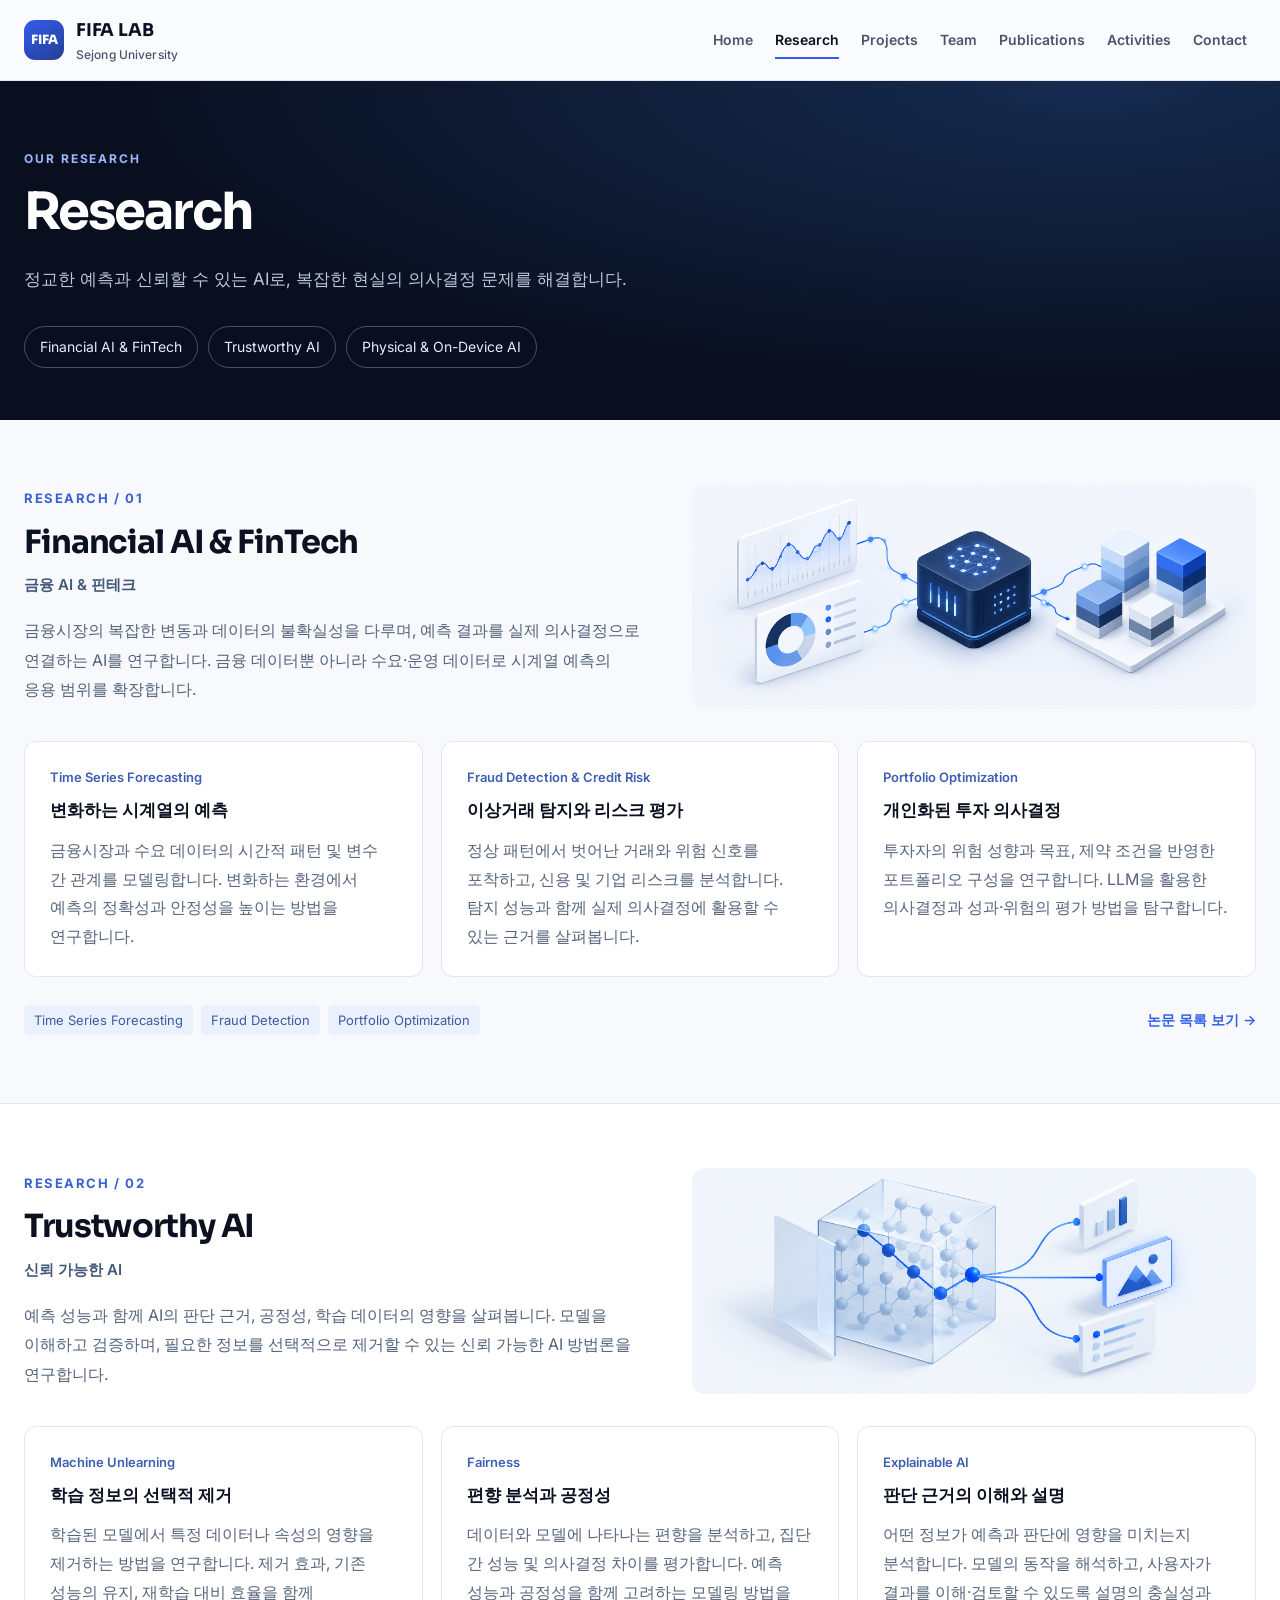
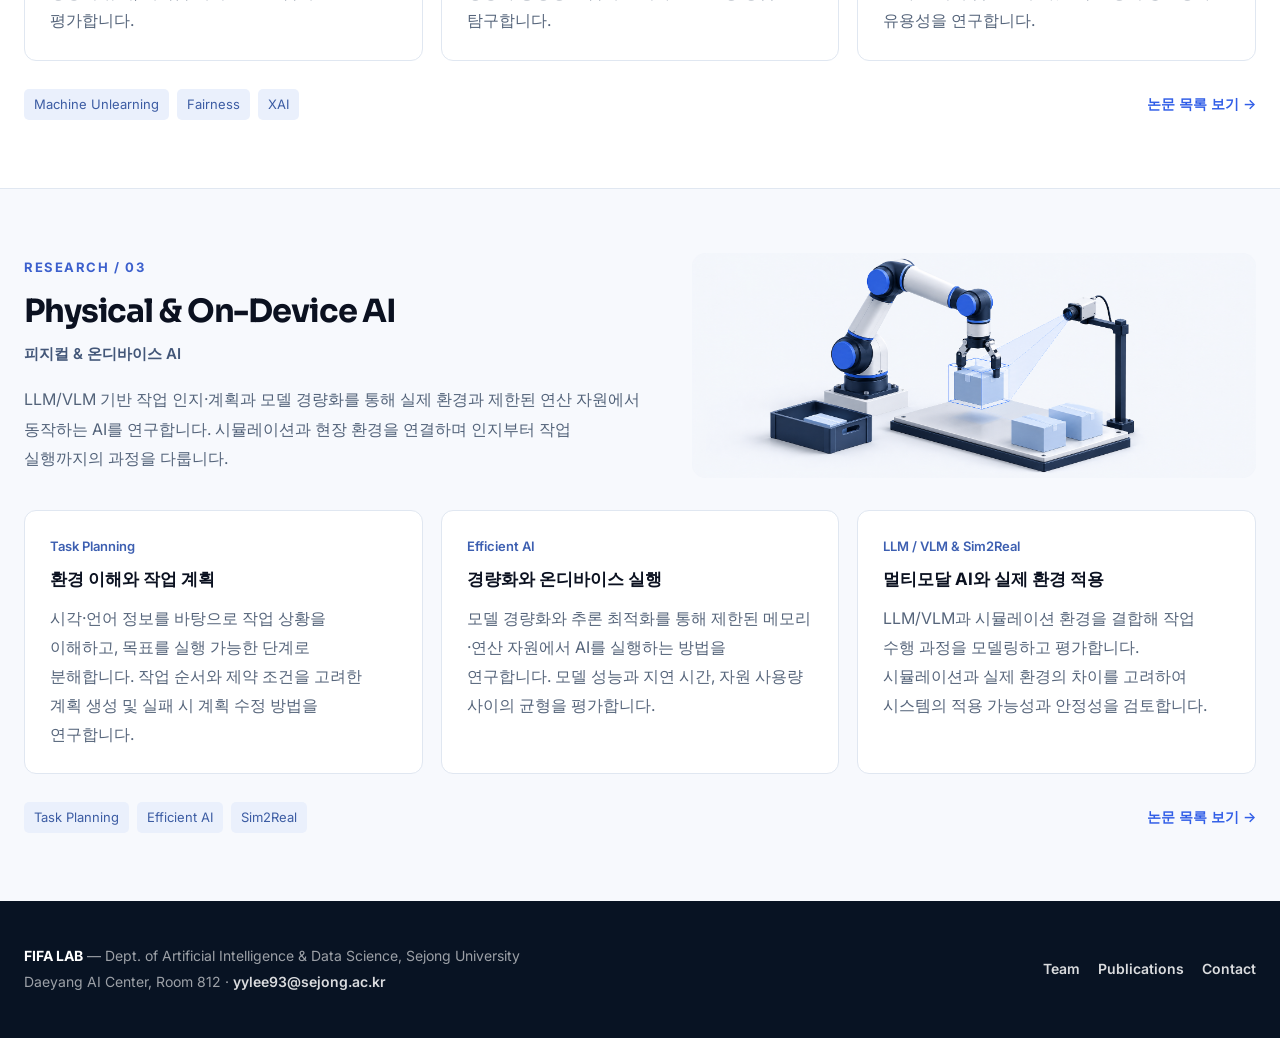
<file: research.html>
<!doctype html>
<html lang="ko">
<head>
<meta charset="UTF-8" />
<meta name="viewport" content="width=device-width, initial-scale=1" />
<title>Research | FIFA LAB</title>
<meta name="description" content="FIFA LAB (FinTech Innovation & Forecasting Analytics Lab) — Department of Artificial Intelligence & Data Science, Sejong University" />
<link rel="preconnect" href="https://fonts.googleapis.com">
<link rel="preconnect" href="https://fonts.gstatic.com" crossorigin>
<link href="https://fonts.googleapis.com/css2?family=Inter:wght@400;500;600;700&family=Sora:wght@600;700;800&display=swap" rel="stylesheet">
<link rel="stylesheet" href="css/style.css" />

<style>
/* Page-only styles: no changes to the shared stylesheet required. */
.research-page { background:#f7f9fd; }
.research-page .research-intro { background:radial-gradient(ellipse at 85% 0%,#162b50,transparent 65%),#090f1f; color:#fff; padding:64px 0 52px; }
.research-intro .eyebrow { color:#9eb8ff; margin-bottom:15px; }
.research-intro h1 { font-size:clamp(2.2rem,4vw,3.5rem); line-height:1.15; letter-spacing:-.04em; margin:0 0 22px; }
.research-intro p { max-width:740px; margin:0; color:#bbc8dd; font-size:1.0625rem; line-height:1.85; word-break:keep-all; }
.research-jump { display:flex; flex-wrap:wrap; gap:10px; margin-top:30px; }
.research-jump a { padding:9px 15px; border:1px solid #41516d; border-radius:999px; color:#e4ecff; font-size:.875rem; }
.research-jump a:hover { background:#203457; }
.research-detail { padding:64px 0; scroll-margin-top:96px; }
.research-detail + .research-detail { border-top:1px solid #e0e7f1; }
.research-detail:nth-of-type(3) { background:#fff; }
.research-lead { display:grid; grid-template-columns:1.1fr 1fr; gap:48px; align-items:center; margin-bottom:32px; }
.research-number { display:block; color:#3c60cd; font-size:.8125rem; font-weight:700; letter-spacing:.12em; margin-bottom:12px; }
.research-lead h2 { font-family:'Sora','Inter',sans-serif; font-size:clamp(1.5rem,2.5vw,2rem); line-height:1.35; letter-spacing:-.035em; margin:0 0 9px; }
.research-ko { color:#435779; font-size:.9375rem; font-weight:600; margin:0 0 19px; }
.research-summary { color:#53637a; font-size:1rem; line-height:1.85; word-break:keep-all; margin:0; }
.research-figure { margin:0; background:#f2f5fb; border-radius:14px; overflow:hidden; }
.research-figure img { display:block; width:100%; aspect-ratio:2.5/1; object-fit:contain; }
.research-questions { display:grid; grid-template-columns:repeat(3,minmax(0,1fr)); gap:18px; }
.research-question { padding:25px; border:1px solid #e0e7f1; background:#fff; border-radius:12px; min-width:0; }
.research-question .topic-en { font-size:.8125rem; color:#3d5fb1; font-weight:600; display:block; margin-bottom:10px; }
.research-question h3 { font-size:1.0625rem; line-height:1.5; margin:0 0 12px; }
.research-question p { color:#56657b; font-size:1rem; line-height:1.8; word-break:keep-all; margin:0; }
.research-bottom { margin-top:24px; display:flex; gap:18px; align-items:center; flex-wrap:wrap; }
.research-tags { display:flex; gap:8px; flex-wrap:wrap; }
.research-tags span { color:#3c5ca3; background:#eaf0fc; padding:5px 10px; border-radius:5px; font-size:.8125rem; }
.research-related { margin-left:auto; color:#315ee7; font-size:.875rem; font-weight:600; padding:8px 0; }
.research-related:hover { text-decoration:underline; }
.research-page .nav-links { gap:4px; }
@media(max-width:1000px) {
 .research-page .nav-links a { padding-left:7px; padding-right:7px; }
 .research-lead { gap:28px; }
 .research-question { padding:21px; }
}
@media(max-width:900px) {
 .research-questions { grid-template-columns:1fr; }
}
@media(max-width:760px) {
 .research-page .research-intro { padding:42px 0 36px; }
 .research-detail { padding:42px 0; scroll-margin-top:84px; }
 .research-lead { grid-template-columns:1fr; gap:24px; }
 .research-jump { gap:8px; }
 .research-jump a { font-size:.8125rem; }
 .research-related { margin-left:0; }
}
  /* 이미지의 고정 높이를 해제 */
.research-figure img {
  width: 100%;
  height: auto;
  aspect-ratio: 2.5 / 1;
  object-fit: contain;
}
</style>
</head>
<body class="research-page">
<a class="skip-link" href="#main-content">본문으로 바로가기</a>

<header class="site-header">
  <div class="wrap nav">
    <a class="brand" href="index.html">
      <span class="mark">FIFA</span>
      <span>FIFA LAB<small>Sejong University</small></span>
    </a>
    <ul class="nav-links" id="primary-navigation" aria-label="주요 메뉴">
      <li><a href="index.html">Home</a></li>
      <li><a href="research.html" class="active" aria-current="page">Research</a></li>
      <li><a href="projects.html">Projects</a></li>
      <li><a href="team.html">Team</a></li>
      <li><a href="publications.html">Publications</a></li>
      <li><a href="activities.html">Activities</a></li>
      <li><a href="contact.html">Contact</a></li>
    </ul>
    <button class="nav-toggle" type="button" aria-label="메뉴 열기" aria-controls="primary-navigation" aria-expanded="false"><span></span></button>
  </div>
</header>

<main id="main-content">
<section class="research-intro" aria-labelledby="page-title"><div class="wrap">
<div class="eyebrow">OUR RESEARCH</div><h1 class="display" id="page-title">Research</h1>
<p>정교한 예측과 신뢰할 수 있는 AI로, 복잡한 현실의 의사결정 문제를 해결합니다.</p>
<nav class="research-jump" aria-label="연구 분야 바로가기">
<a href="#financial-ai">Financial AI &amp; FinTech</a><a href="#trustworthy-ai">Trustworthy AI</a><a href="#physical-ai">Physical &amp; On-Device AI</a>
</nav></div></section>
<section class="research-detail" id="financial-ai" aria-labelledby="financial-ai-title"><div class="wrap">
<div class="research-lead"><div><span class="research-number">RESEARCH / 01</span>
<h2 id="financial-ai-title">Financial AI &amp; FinTech</h2><p class="research-ko">금융 AI &amp; 핀테크</p><p class="research-summary">금융시장의 복잡한 변동과 데이터의 불확실성을 다루며, 예측 결과를 실제 의사결정으로 연결하는 AI를 연구합니다. 금융 데이터뿐 아니라 수요·운영 데이터로 시계열 예측의 응용 범위를 확장합니다.</p></div>
<figure class="research-figure"><img src="images/financial-ai.png" data-image-name="financial-ai.png" alt="금융 데이터 분석과 포트폴리오 구성 개념도" loading="lazy" width="2000" height="800"></figure></div>
<div class="research-questions">
<article class="research-question"><span class="topic-en">Time Series Forecasting</span><h3>변화하는 시계열의 예측</h3><p>금융시장과 수요 데이터의 시간적 패턴 및 변수 간 관계를 모델링합니다. 변화하는 환경에서 예측의 정확성과 안정성을 높이는 방법을 연구합니다.</p></article>
<article class="research-question"><span class="topic-en">Fraud Detection & Credit Risk</span><h3>이상거래 탐지와 리스크 평가</h3><p>정상 패턴에서 벗어난 거래와 위험 신호를 포착하고, 신용 및 기업 리스크를 분석합니다. 탐지 성능과 함께 실제 의사결정에 활용할 수 있는 근거를 살펴봅니다.</p></article>
<article class="research-question"><span class="topic-en">Portfolio Optimization</span><h3>개인화된 투자 의사결정</h3><p>투자자의 위험 성향과 목표, 제약 조건을 반영한 포트폴리오 구성을 연구합니다. LLM을 활용한 의사결정과 성과·위험의 평가 방법을 탐구합니다.</p></article>
</div><div class="research-bottom"><div class="research-tags"><span>Time Series Forecasting</span><span>Fraud Detection</span><span>Portfolio Optimization</span></div><a class="research-related" href="publications.html">논문 목록 보기 <span aria-hidden="true">→</span></a></div></div></section>
<section class="research-detail" id="trustworthy-ai" aria-labelledby="trustworthy-ai-title"><div class="wrap">
<div class="research-lead"><div><span class="research-number">RESEARCH / 02</span>
<h2 id="trustworthy-ai-title">Trustworthy AI</h2><p class="research-ko">신뢰 가능한 AI</p><p class="research-summary">예측 성능과 함께 AI의 판단 근거, 공정성, 학습 데이터의 영향을 살펴봅니다. 모델을 이해하고 검증하며, 필요한 정보를 선택적으로 제거할 수 있는 신뢰 가능한 AI 방법론을 연구합니다.</p></div>
<figure class="research-figure"><img src="images/trustworthy-ai.png" data-image-name="accountable-ai.png" alt="AI의 판단 경로와 근거를 보여주는 개념도" loading="lazy" width="2000" height="800"></figure></div>
<div class="research-questions">
<article class="research-question"><span class="topic-en">Machine Unlearning</span><h3>학습 정보의 선택적 제거</h3><p>학습된 모델에서 특정 데이터나 속성의 영향을 제거하는 방법을 연구합니다. 제거 효과, 기존 성능의 유지, 재학습 대비 효율을 함께 평가합니다.</p></article>
<article class="research-question"><span class="topic-en">Fairness</span><h3>편향 분석과 공정성</h3><p>데이터와 모델에 나타나는 편향을 분석하고, 집단 간 성능 및 의사결정 차이를 평가합니다. 예측 성능과 공정성을 함께 고려하는 모델링 방법을 탐구합니다.</p></article>
<article class="research-question"><span class="topic-en">Explainable AI</span><h3>판단 근거의 이해와 설명</h3><p>어떤 정보가 예측과 판단에 영향을 미치는지 분석합니다. 모델의 동작을 해석하고, 사용자가 결과를 이해·검토할 수 있도록 설명의 충실성과 유용성을 연구합니다.</p></article>
</div><div class="research-bottom"><div class="research-tags"><span>Machine Unlearning</span><span>Fairness</span><span>XAI</span></div><a class="research-related" href="publications.html">논문 목록 보기 <span aria-hidden="true">→</span></a></div></div></section>
<section class="research-detail" id="physical-ai" aria-labelledby="physical-ai-title"><div class="wrap">
<div class="research-lead"><div><span class="research-number">RESEARCH / 03</span>
<h2 id="physical-ai-title">Physical &amp; On-Device AI</h2><p class="research-ko">피지컬 &amp; 온디바이스 AI</p><p class="research-summary">LLM/VLM 기반 작업 인지·계획과 모델 경량화를 통해 실제 환경과 제한된 연산 자원에서 동작하는 AI를 연구합니다. 시뮬레이션과 현장 환경을 연결하며 인지부터 작업 실행까지의 과정을 다룹니다.</p></div>
<figure class="research-figure"><img src="images/physical-ai.png" data-image-name="physical-ai.png" alt="시각 인식으로 물체를 조작하는 협동로봇 개념도" loading="lazy" width="2000" height="800"></figure></div>
<div class="research-questions">
<article class="research-question"><span class="topic-en">Task Planning</span><h3>환경 이해와 작업 계획</h3><p>시각·언어 정보를 바탕으로 작업 상황을 이해하고, 목표를 실행 가능한 단계로 분해합니다. 작업 순서와 제약 조건을 고려한 계획 생성 및 실패 시 계획 수정 방법을 연구합니다.</p></article>
<article class="research-question"><span class="topic-en">Efficient AI</span><h3>경량화와 온디바이스 실행</h3><p>모델 경량화와 추론 최적화를 통해 제한된 메모리·연산 자원에서 AI를 실행하는 방법을 연구합니다. 모델 성능과 지연 시간, 자원 사용량 사이의 균형을 평가합니다.</p></article>
<article class="research-question"><span class="topic-en">LLM / VLM & Sim2Real</span><h3>멀티모달 AI와 실제 환경 적용</h3><p>LLM/VLM과 시뮬레이션 환경을 결합해 작업 수행 과정을 모델링하고 평가합니다. 시뮬레이션과 실제 환경의 차이를 고려하여 시스템의 적용 가능성과 안정성을 검토합니다.</p></article>
</div><div class="research-bottom"><div class="research-tags"><span>Task Planning</span><span>Efficient AI</span><span>Sim2Real</span></div><a class="research-related" href="publications.html">논문 목록 보기 <span aria-hidden="true">→</span></a></div></div></section>
</main>
<footer>
  <div class="wrap">
    <div>
      <strong style="color:#fff;">FIFA LAB</strong> — Dept. of Artificial Intelligence &amp; Data Science, Sejong University<br>
      Daeyang AI Center, Room 812 · <a href="mailto:yylee93@sejong.ac.kr">yylee93@sejong.ac.kr</a>
    </div>
    <div class="foot-links">
      <a href="team.html">Team</a>
      <a href="publications.html">Publications</a>
      <a href="contact.html">Contact</a>
    </div>
  </div>
</footer>

<script src="js/main.js"></script>
<script>
document.querySelectorAll('img[data-image-name]').forEach(img => {
  let attemptedFallback = false;
  function fallbackImage() {
    if (!attemptedFallback) {
      attemptedFallback = true;
      img.src = 'image/' + img.dataset.imageName;
    } else {
      img.closest('figure').hidden = true;
      img.closest('.research-lead').style.gridTemplateColumns = '1fr';
    }
  }
  img.addEventListener('error', fallbackImage);
  if (img.complete && img.naturalWidth === 0) fallbackImage();
});
</script>
</body>
</html>
</file>
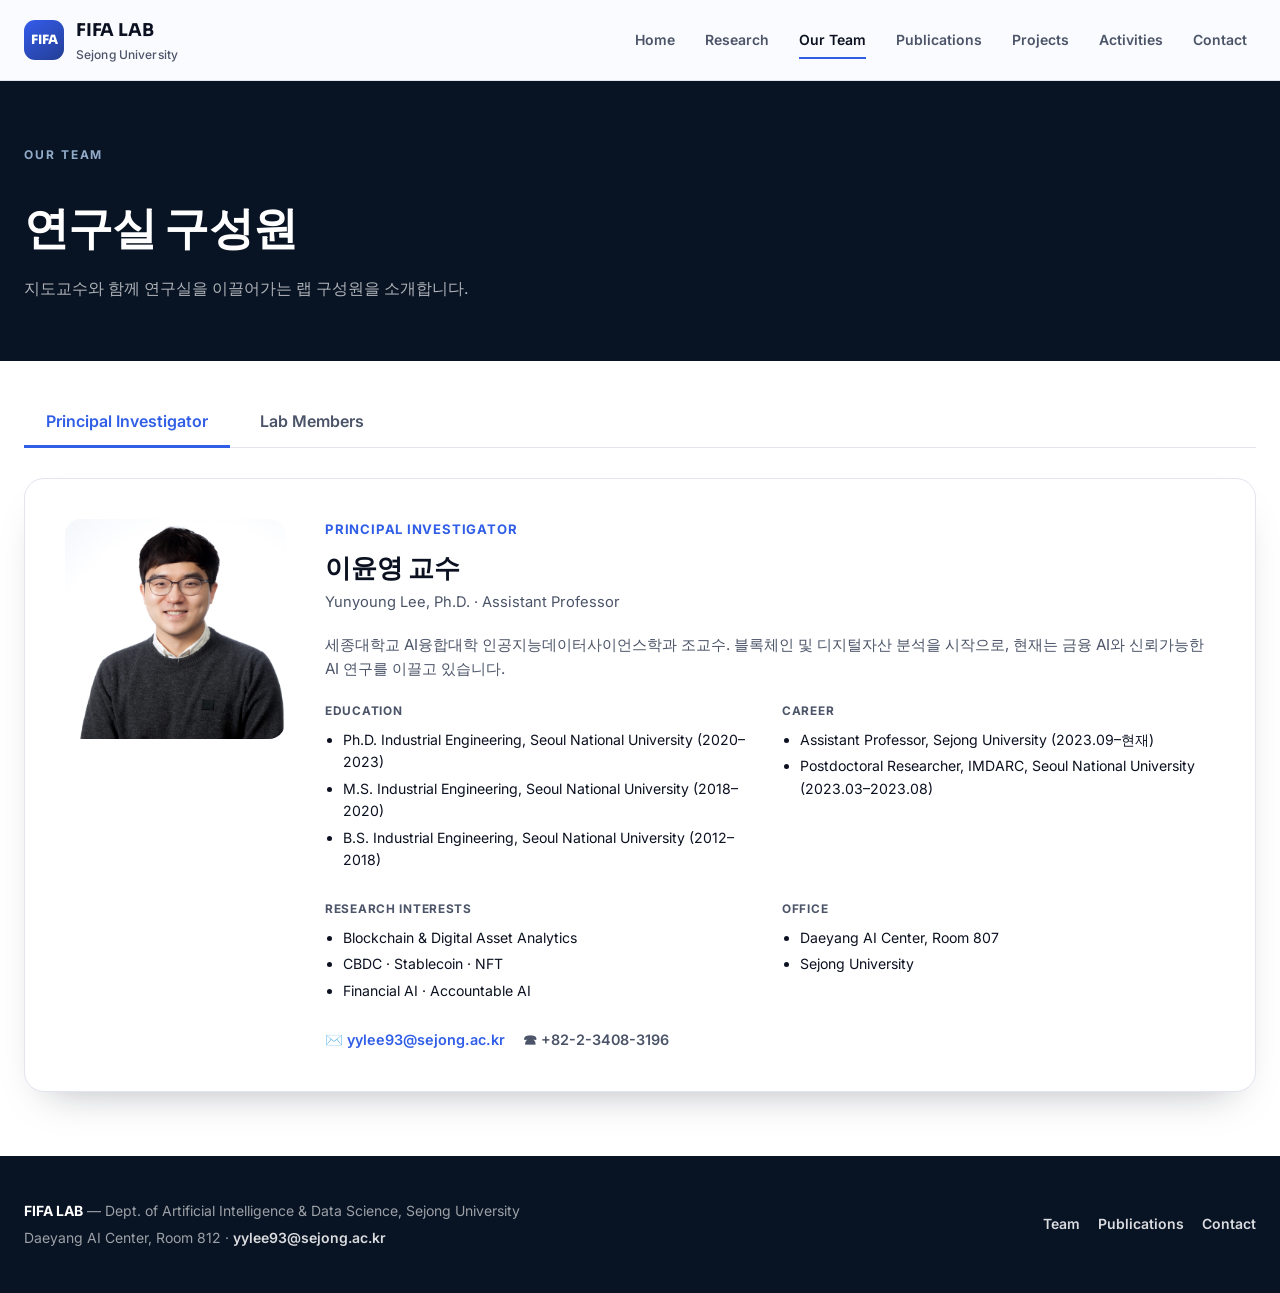
<file: team.html>
<!doctype html>
<html lang="ko">
<head>
<meta charset="UTF-8" />
<meta name="viewport" content="width=device-width, initial-scale=1" />
<title>Team | FIFA LAB</title>
<link rel="preconnect" href="https://fonts.googleapis.com">
<link rel="preconnect" href="https://fonts.gstatic.com" crossorigin>
<link href="https://fonts.googleapis.com/css2?family=Inter:wght@400;500;600;700&family=Sora:wght@600;700;800&display=swap" rel="stylesheet">
<link rel="stylesheet" href="css/style.css" />
<style>
/* This page is self-contained; shared CSS and JS do not need replacement. */
.team-content.block { padding-top:36px; }
.team-tabs { display:flex; gap:8px; border-bottom:1px solid var(--line,#e2e5ef); margin:0 0 30px; }
.team-tab { appearance:none; border:0; border-bottom:3px solid transparent; padding:14px 22px; margin-bottom:-1px; background:transparent; color:var(--ink-soft,#4b5468); font:600 1rem 'Inter',sans-serif; cursor:pointer; }
.team-tab:hover { color:var(--accent,#315ee7); background:#eef3ff; }
.team-tab[aria-selected="true"] { color:var(--accent,#315ee7); border-bottom-color:var(--accent,#315ee7); }
.team-tab:focus-visible { outline:3px solid #789aff; outline-offset:-3px; border-radius:4px; }
.team-panel[hidden] { display:none !important; }
.team-panel:focus-visible { outline:2px solid #789aff; outline-offset:6px; }
.team-panel .members { margin-top:0; }
.team-panel .member-card { overflow-wrap:anywhere; }
.team-panel .prof-card { min-width:0; }
@media(max-width:760px) {
 .team-content.block { padding-top:24px; }
 .team-tab { flex:1; padding:14px 16px; }
 .team-tabs { margin-bottom:24px; }
}
</style>
</head>
<body>
<a class="skip-link" href="#main-content">본문으로 바로가기</a>

<header class="site-header">
  <div class="wrap nav">
    <a class="brand" href="index.html">
      <span class="mark">FIFA</span>
      <span>FIFA LAB<small>Sejong University</small></span>
    </a>
    <ul class="nav-links" id="primary-navigation" aria-label="주요 메뉴">
      <li><a href="index.html">Home</a></li>
      <li><a href="research.html">Research</a></li>
      <li><a href="team.html" class="active" aria-current="page">Our Team</a></li>
      <li><a href="publications.html">Publications</a></li>
      <li><a href="projects.html">Projects</a></li>
      <li><a href="activities.html">Activities</a></li>
      <li><a href="contact.html">Contact</a></li>
    </ul>
    <button class="nav-toggle" type="button" aria-label="메뉴 열기" aria-controls="primary-navigation" aria-expanded="false"><span></span></button>
  </div>
</header>

<main id="main-content">
<section class="page-hero">
  <div class="wrap">
    <div class="eyebrow">Our Team</div>
    <h1 class="display">연구실 구성원</h1>
    <p>지도교수와 함께 연구실을 이끌어가는 랩 구성원을 소개합니다.</p>
  </div>
</section>

<section class="block team-content">
  <div class="wrap">

    <div class="team-tabs" role="tablist" aria-label="구성원 구분">
      <button class="team-tab" id="tab-professor" type="button" role="tab" aria-selected="true" aria-controls="panel-professor" tabindex="0">Principal Investigator</button>
      <button class="team-tab" id="tab-students" type="button" role="tab" aria-selected="false" aria-controls="panel-students" tabindex="-1">Lab Members</button>
    </div>

    <div class="team-panel" id="panel-professor" role="tabpanel" aria-labelledby="tab-professor" tabindex="0">
    <div class="prof-card">
      <div class="prof-photo" style="overflow:hidden;">
  <img src="images/PI.jpeg"
       alt="이윤영 교수"
       style="width:100%; height:100%; object-fit:cover;">
</div>
      <div class="prof-info">
        <div class="role">Principal Investigator</div>
        <h2>이윤영 교수</h2>
        <p class="en-name">Yunyoung Lee, Ph.D. · Assistant Professor</p>
        <p style="color:var(--ink-soft); font-size:0.95rem;">세종대학교 AI융합대학 인공지능데이터사이언스학과 조교수. 블록체인 및 디지털자산 분석을 시작으로, 현재는 금융 AI와 신뢰가능한 AI 연구를 이끌고 있습니다.</p>

        <div class="prof-grid">
          <div>
            <h5>Education</h5>
            <ul>
              <li>Ph.D. Industrial Engineering, Seoul National University (2020–2023)</li>
              <li>M.S. Industrial Engineering, Seoul National University (2018–2020)</li>
              <li>B.S. Industrial Engineering, Seoul National University (2012–2018)</li>
            </ul>
          </div>
          <div>
            <h5>Career</h5>
            <ul>
              <li>Assistant Professor, Sejong University (2023.09–현재)</li>
              <li>Postdoctoral Researcher, IMDARC, Seoul National University (2023.03–2023.08)</li>
            </ul>
          </div>
          <div>
            <h5>Research Interests</h5>
            <ul>
              <li>Blockchain &amp; Digital Asset Analytics</li>
              <li>CBDC · Stablecoin · NFT</li>
              <li>Financial AI · Accountable AI</li>
            </ul>
          </div>
          <div>
            <h5>Office</h5>
            <ul>
              <li>Daeyang AI Center, Room 807</li>
              <li>Sejong University</li>
            </ul>
          </div>
        </div>

        <div class="contact-line">
          <a href="mailto:yylee93@sejong.ac.kr">✉️ yylee93@sejong.ac.kr</a>
          <span style="color:var(--ink-soft); font-weight:600;">☎ +82-2-3408-3196</span>
        </div>
      </div>
    </div>

    </div><!-- /Professor panel -->

    <div class="team-panel" id="panel-students" role="tabpanel" aria-labelledby="tab-students" tabindex="0" hidden>
<div class="members">

  <div class="member-card">
    <div class="member-top">
      <div class="member-photo">
        <img src="images/inyoung.jpg" alt="원인영">
      </div>

      <div class="member-main">
        <span class="badge">M.S. Candidate</span>
        <h4>원인영</h4>
        <p class="en">Inyoung Won</p>
        <p class="since">since 2025.03</p>
      </div>
    </div>

    <div class="member-bottom">
      <p class="research">FinTech · Machine Learning</p>
      <a href="mailto:uiio1999@naver.com">
        uiio1999@naver.com
      </a>
    </div>
  </div>


  <div class="member-card">
    <div class="member-top">
      <div class="member-photo">
        <img src="images/jiwoo.jpg" alt="박지우">
      </div>

      <div class="member-main">
        <span class="badge">M.S. Candidate</span>
        <h4>박지우</h4>
        <p class="en">Jiwoo Park</p>
        <p class="since">since 2025.09</p>
      </div>
    </div>

    <div class="member-bottom">
      <p class="research">FinTech · Machine Learning</p>
      <a href="mailto:parkju0920@gmail.com">
        parkju0920@gmail.com
      </a>
    </div>
  </div>


  <div class="member-card">
    <div class="member-top">
      <div class="member-photo">
        <img src="images/yeojin.jpg" alt="김여진">
      </div>

      <div class="member-main">
        <span class="badge">M.S. Candidate</span>
        <h4>김여진</h4>
        <p class="en">Yeojin Kim</p>
        <p class="since">since 2025.09</p>
      </div>
    </div>

    <div class="member-bottom">
      <p class="research">FinTech · Machine Learning</p>
      <a href="mailto:22011870@sju.ac.kr">
        22011870@sju.ac.kr
      </a>
    </div>
  </div>

</div>


    </div><!-- /Students panel -->
  </div>
</section>

</main>
<footer>
  <div class="wrap">
    <div>
      <strong style="color:#fff;">FIFA LAB</strong> — Dept. of Artificial Intelligence &amp; Data Science, Sejong University<br>
      Daeyang AI Center, Room 812 · <a href="mailto:yylee93@sejong.ac.kr">yylee93@sejong.ac.kr</a>
    </div>
    <div class="foot-links">
      <a href="team.html">Team</a>
      <a href="publications.html">Publications</a>
      <a href="contact.html">Contact</a>
    </div>
  </div>
</footer>

<script src="js/main.js"></script>
<script>
(() => {
  const tabs = Array.from(document.querySelectorAll('.team-tab'));
  function activateTab(selected) {
    tabs.forEach(tab => {
      const active = tab === selected;
      tab.setAttribute('aria-selected', String(active));
      tab.tabIndex = active ? 0 : -1;
      document.getElementById(tab.getAttribute('aria-controls')).hidden = !active;
    });
  }
  tabs.forEach((tab, index) => {
    tab.addEventListener('click', () => activateTab(tab));
    tab.addEventListener('keydown', event => {
      let next;
      if (event.key === 'ArrowRight') next = (index + 1) % tabs.length;
      else if (event.key === 'ArrowLeft') next = (index - 1 + tabs.length) % tabs.length;
      else if (event.key === 'Home') next = 0;
      else if (event.key === 'End') next = tabs.length - 1;
      else return;
      event.preventDefault();
      activateTab(tabs[next]);
      tabs[next].focus();
    });
  });
})();
</script>
</body>
</html>
</file>
<file: css/style.css>
/* ==========================================================================
   FIFA LAB — cleaned shared styles
   - collaborator marquee works on desktop and mobile
   - duplicate/conflicting marquee rules removed
   ========================================================================== */

:root {
  --ink: #0b1120;
  --ink-soft: #4b5468;
  --paper: #ffffff;
  --paper-alt: #f5f7fa;
  --line: #e2e5ef;
  --card: #ffffff;
  --navy: #0b1120;
  --navy-deep: #060a14;
  --accent: #315ee7;
  --accent-soft: #e8ecff;
  --gold: #f5a524;
  --radius: 14px;
  --maxw: 1248px;
  --shadow: 0 20px 40px -24px rgba(11, 17, 32, 0.35);
}

* { box-sizing: border-box; }

html {
  scroll-behavior: smooth;
}

body {
  margin: 0;
  font-family: "Inter", -apple-system, BlinkMacSystemFont, "Segoe UI", "Pretendard", "Noto Sans KR", sans-serif;
  color: var(--ink);
  background: var(--paper);
  line-height: 1.6;
  -webkit-font-smoothing: antialiased;
}

.display {
  font-family: "Sora", "Inter", sans-serif;
}

img { max-width: 100%; display: block; }
a { color: inherit; text-decoration: none; }

.wrap {
  max-width: var(--maxw);
  margin: 0 auto;
  padding: 0 24px;
}

/* ---------- Header / Nav ---------- */

.site-header {
  position: sticky;
  top: 0;
  z-index: 50;
  background: rgba(246, 247, 251, 0.85);
  backdrop-filter: blur(10px);
  border-bottom: 1px solid var(--line);
}

.nav {
  display: flex;
  align-items: center;
  justify-content: space-between;
  height: 72px;
}

.brand {
  display: flex;
  align-items: center;
  gap: 10px;
  font-family: "Sora", sans-serif;
  font-weight: 700;
  font-size: 1.15rem;
  letter-spacing: -0.01em;
}

.brand .mark {
  width: 34px;
  height: 34px;
  border-radius: 9px;
  background: linear-gradient(135deg, var(--accent), #6b46f5);
  display: flex;
  align-items: center;
  justify-content: center;
  color: white;
  font-size: 0.78rem;
  font-weight: 800;
  letter-spacing: 0;
}

.brand small {
  display: block;
  font-family: "Inter", sans-serif;
  font-weight: 500;
  font-size: 0.66rem;
  color: var(--ink-soft);
  letter-spacing: 0.01em;
  margin-top: 1px;
}

.nav-links {
  display: flex;
  align-items: center;
  gap: 6px;
  list-style: none;
  margin: 0;
  padding: 0;
}

.nav-links a {
  display: inline-block;
  padding: 8px 14px;
  border-radius: 999px;
  font-size: 0.92rem;
  font-weight: 600;
  color: var(--ink-soft);
  transition: background 0.15s ease, color 0.15s ease;
}

.nav-links a:hover { background: var(--paper-alt); color: var(--ink); }
.nav-links a.active { background: var(--ink); color: white; }

.nav-toggle {
  display: none;
  background: none;
  border: 1px solid var(--line);
  border-radius: 8px;
  width: 40px;
  height: 40px;
  align-items: center;
  justify-content: center;
  cursor: pointer;
}
.nav-toggle span, .nav-toggle span::before, .nav-toggle span::after {
  content: "";
  display: block;
  width: 18px;
  height: 2px;
  background: var(--ink);
  position: relative;
}
.nav-toggle span::before { position: absolute; top: -6px; }
.nav-toggle span::after { position: absolute; top: 6px; }

@media (max-width: 760px) {
  .nav-links {
    position: fixed;
    top: 72px;
    left: 0;
    right: 0;
    flex-direction: column;
    align-items: stretch;
    background: var(--paper);
    border-bottom: 1px solid var(--line);
    padding: 10px 24px 18px;
    gap: 2px;
    display: none;
  }
  .nav-links.open { display: flex; }
  .nav-links a { padding: 12px 10px; }
  .nav-toggle { display: flex; }
}

/* ---------- Hero ---------- */

.hero {
  background:
    radial-gradient(1100px 480px at 85% -10%, rgba(59, 91, 253, 0.35), transparent 60%),
    radial-gradient(700px 400px at 5% 0%, rgba(107, 70, 245, 0.28), transparent 55%),
    linear-gradient(180deg, var(--navy) 0%, var(--navy-deep) 100%);
  color: #fff;
  padding: 96px 0 84px;
}

.eyebrow {
  display: inline-flex;
  align-items: center;
  gap: 8px;
  font-size: 0.78rem;
  font-weight: 700;
  letter-spacing: 0.14em;
  text-transform: uppercase;
  color: var(--gold);
  margin-bottom: 18px;
}
.eyebrow::before {
  content: "";
  width: 18px;
  height: 2px;
  background: var(--gold);
  display: inline-block;
}

.hero h1 {
  font-size: clamp(2.4rem, 5.5vw, 4.2rem);
  line-height: 1.04;
  letter-spacing: -0.02em;
  margin: 0 0 20px;
  font-weight: 700;
}

.hero .lede {
  font-size: 1.15rem;
  max-width: 640px;
  color: rgba(255, 255, 255, 0.72);
  margin: 0 0 34px;
}

.hero-meta {
  display: flex;
  flex-wrap: wrap;
  gap: 22px;
  font-size: 0.9rem;
  color: rgba(255, 255, 255, 0.6);
  margin-bottom: 40px;
}
.hero-meta span { display: flex; align-items: center; gap: 8px; }

.btn-row { display: flex; gap: 12px; flex-wrap: wrap; }

.btn {
  display: inline-flex;
  align-items: center;
  gap: 8px;
  padding: 13px 24px;
  border-radius: 999px;
  font-weight: 700;
  font-size: 0.92rem;
  transition: transform 0.15s ease, box-shadow 0.15s ease, background 0.15s ease;
}
.btn-primary { background: var(--accent); color: #fff; }
.btn-primary:hover { transform: translateY(-2px); box-shadow: 0 14px 28px -12px rgba(59, 91, 253, 0.65); }
.btn-ghost { background: rgba(255,255,255,0.08); color: #fff; border: 1px solid rgba(255,255,255,0.22); }
.btn-ghost:hover { background: rgba(255,255,255,0.16); }
.btn-dark { background: var(--ink); color: #fff; }
.btn-dark:hover { transform: translateY(-2px); }

/* ---------- Stats ---------- */

.stats {
  background: var(--navy-deep);
  border-top: 1px solid rgba(255,255,255,0.08);
}
.stats .wrap {
  display: grid;
  grid-template-columns: repeat(4, 1fr);
  gap: 24px;
  padding: 34px 24px;
}
.stat b {
  display: block;
  font-family: "Sora", sans-serif;
  font-size: 2rem;
  color: #fff;
  letter-spacing: -0.02em;
}
.stat span {
  font-size: 0.82rem;
  color: rgba(255,255,255,0.55);
}
@media (max-width: 700px) {
  .stats .wrap { grid-template-columns: repeat(2, 1fr); }
}

/* ---------- Sections ---------- */

section.block { padding: 84px 0; }
section.block.tight { padding: 64px 0; }
.block-alt { background: var(--paper-alt); }

.section-head {
  max-width: 640px;
  margin: 0 0 46px;
}
.section-head .eyebrow { color: var(--accent); }
.section-head h2 {
  font-size: clamp(1.7rem, 3vw, 2.3rem);
  letter-spacing: -0.01em;
  margin: 0 0 12px;
}
.section-head p { color: var(--ink-soft); font-size: 1.02rem; margin: 0; }

/* ---------- Pillars ---------- */

.pillars {
  display: grid;
  grid-template-columns: repeat(3, 1fr);
  gap: 22px;
}
@media (max-width: 900px) { .pillars { grid-template-columns: 1fr; } }

.pillar {
  background: var(--card);
  border: 1px solid var(--line);
  border-radius: var(--radius);
  padding: 30px 26px;
  transition: transform 0.18s ease, box-shadow 0.18s ease;
}
.pillar:hover { transform: translateY(-4px); box-shadow: var(--shadow); }

.pillar .num {
  font-family: "Sora", sans-serif;
  font-size: 0.78rem;
  font-weight: 700;
  color: var(--accent);
  letter-spacing: 0.08em;
}
.pillar h3 {
  font-family: "Sora", sans-serif;
  font-size: 1.06rem;
  letter-spacing: -0.01em;
  margin: 14px 0 6px;
}
.pillar .kor-title {
  display: block;
  font-size: 0.86rem;
  font-weight: 600;
  color: var(--ink-soft);
  margin-bottom: 12px;
}
.pillar p {
  font-size: 0.92rem;
  color: var(--ink-soft);
  margin: 0 0 14px;
}
.pillar .topics {
  display: flex;
  flex-wrap: wrap;
  gap: 6px;
}
.pillar .topics span {
  font-size: 0.74rem;
  font-weight: 600;
  background: var(--accent-soft);
  color: var(--accent);
  padding: 4px 10px;
  border-radius: 999px;
}

/* ---------- Cards / lists (news, activities) ---------- */

.card-list { display: grid; gap: 14px; }

.news-card {
  display: flex;
  gap: 18px;
  align-items: flex-start;
  background: var(--card);
  border: 1px solid var(--line);
  border-radius: var(--radius);
  padding: 20px 22px;
}
.news-card .tag {
  flex: none;
  font-size: 0.7rem;
  font-weight: 700;
  letter-spacing: 0.04em;
  text-transform: uppercase;
  color: var(--accent);
  background: var(--accent-soft);
  padding: 5px 10px;
  border-radius: 999px;
  margin-top: 2px;
}
.news-card h4 { margin: 0 0 4px; font-size: 1rem; }
.news-card p { margin: 0; color: var(--ink-soft); font-size: 0.88rem; }

/* ---------- Team ---------- */

.prof-card {
  display: grid;
  grid-template-columns: 220px 1fr;
  gap: 40px;
  background: var(--card);
  border: 1px solid var(--line);
  border-radius: 20px;
  padding: 40px;
  box-shadow: var(--shadow);
}
@media (max-width: 720px) { .prof-card { grid-template-columns: 1fr; gap: 24px; padding: 28px; } }

.prof-photo {
  width: 100%;
  aspect-ratio: 1 / 1;
  border-radius: 16px;
  background: linear-gradient(135deg, var(--accent), #6b46f5);
  display: flex;
  align-items: center;
  justify-content: center;
  color: #fff;
  font-family: "Sora", sans-serif;
  font-size: 3rem;
  font-weight: 800;
}

.prof-info .role { color: var(--accent); font-weight: 700; font-size: 0.82rem; text-transform: uppercase; letter-spacing: 0.06em; }
.prof-info h2 { margin: 8px 0 2px; font-family: "Sora", sans-serif; font-size: 1.6rem; }
.prof-info .en-name { color: var(--ink-soft); font-size: 0.92rem; margin: 0 0 18px; }

.prof-grid {
  display: grid;
  grid-template-columns: 1fr 1fr;
  gap: 24px;
  margin-top: 20px;
}
@media (max-width: 560px) { .prof-grid { grid-template-columns: 1fr; } }

.prof-grid h5 {
  font-size: 0.74rem;
  text-transform: uppercase;
  letter-spacing: 0.06em;
  color: var(--ink-soft);
  margin: 0 0 8px;
}
.prof-grid ul { margin: 0; padding-left: 18px; font-size: 0.88rem; color: var(--ink); }
.prof-grid li { margin-bottom: 4px; }

.contact-line {
  display: flex;
  gap: 18px;
  flex-wrap: wrap;
  margin-top: 22px;
  font-size: 0.9rem;
}
.contact-line a { color: var(--accent); font-weight: 600; }

.members {
  display: grid;
  grid-template-columns: repeat(3, 1fr);
  gap: 20px;
  margin-top: 40px;
}
@media (max-width: 900px) { .members { grid-template-columns: 1fr 1fr; } }
@media (max-width: 600px) { .members { grid-template-columns: 1fr; } }

.member-card {
  background: var(--card);
  border: 1px solid var(--line);
  border-radius: var(--radius);
  padding: 24px;
  text-align: left;
}
.member-avatar {
  width: 52px;
  height: 52px;
  border-radius: 50%;
  background: var(--accent-soft);
  color: var(--accent);
  display: flex;
  align-items: center;
  justify-content: center;
  font-family: "Sora", sans-serif;
  font-weight: 800;
  margin-bottom: 16px;
}
.member-card h4 { margin: 0 0 2px; font-size: 1rem; }
.member-card .en { color: var(--ink-soft); font-size: 0.8rem; margin-bottom: 10px; }
.member-card .badge {
  display: inline-block;
  font-size: 0.72rem;
  font-weight: 700;
  color: var(--accent);
  background: var(--accent-soft);
  padding: 3px 9px;
  border-radius: 999px;
  margin-bottom: 10px;
}
.member-card p { font-size: 0.84rem; color: var(--ink-soft); margin: 0 0 10px; }
.member-card a { font-size: 0.82rem; font-weight: 600; color: var(--accent); }

.subgroup-title {
  font-family: "Sora", sans-serif;
  font-size: 1.1rem;
  margin: 50px 0 4px;
}
.subgroup-sub { color: var(--ink-soft); font-size: 0.88rem; margin: 0 0 4px; }

.collab-marquee {
  width: 100%;
  overflow: hidden;
  -webkit-mask-image: linear-gradient(to right, transparent, black 6%, black 94%, transparent);
  mask-image: linear-gradient(to right, transparent, black 6%, black 94%, transparent);
}

.collab-track {
  display: flex;
  flex-wrap: nowrap;
  gap: 20px;
  width: max-content;
  animation: collab-scroll 36s linear infinite;
  will-change: transform;
}

@keyframes collab-scroll {
  from { transform: translate3d(0, 0, 0); }
  to   { transform: translate3d(-50%, 0, 0); }
}

.collab-item {
  flex: 0 0 220px;
  width: 220px;
  display: flex;
  flex-direction: column;
  align-items: center;
  gap: 14px;
  background: var(--card);
  border: 1px solid var(--line);
  border-radius: var(--radius);
  padding: 32px 18px;
  text-align: center;
  transition: transform 0.18s ease, box-shadow 0.18s ease;
}

.collab-item:hover {
  transform: translateY(-4px);
  box-shadow: var(--shadow);
}

.collab-mark,
.collab-logo {
  width: 110px;
  height: 110px;
}

.collab-mark {
  border-radius: 50%;
  background: var(--paper-alt);
  border: 1px solid var(--line);
  display: flex;
  align-items: center;
  justify-content: center;
  font-family: "Sora", sans-serif;
  font-weight: 800;
  font-size: 0.9rem;
  color: var(--ink-soft);
}

.collab-logo {
  object-fit: contain;
}

.collab-item span {
  font-size: 0.86rem;
  font-weight: 600;
  color: var(--ink);
}

@media (max-width: 760px) {
  .collab-marquee {
    -webkit-mask-image: linear-gradient(to right, transparent, black 3%, black 97%, transparent);
    mask-image: linear-gradient(to right, transparent, black 3%, black 97%, transparent);
  }

  .collab-track {
    gap: 14px;
    animation-duration: 28s;
  }

  .collab-item {
    flex-basis: 180px;
    width: 180px;
    padding: 24px 14px;
  }

  .collab-mark,
  .collab-logo {
    width: 85px;
    height: 85px;
  }
}



/* ---------- Publications ---------- */

.pub-year {
  display: flex;
  align-items: baseline;
  gap: 14px;
  margin: 44px 0 16px;
}
.pub-year:first-child { margin-top: 0; }
.pub-year h3 {
  font-family: "Sora", sans-serif;
  font-size: 1.3rem;
  margin: 0;
}
.pub-year .line { flex: 1; height: 1px; background: var(--line); }
.pub-year .count { font-size: 0.8rem; color: var(--ink-soft); }

.pub-item {
  background: var(--card);
  border: 1px solid var(--line);
  border-radius: 12px;
  padding: 18px 22px;
  margin-bottom: 12px;
}
.pub-item .badge-row { display: flex; gap: 8px; margin-bottom: 8px; flex-wrap: wrap; }
.pub-item .status {
  font-size: 0.7rem;
  font-weight: 700;
  text-transform: uppercase;
  letter-spacing: 0.04em;
  padding: 3px 9px;
  border-radius: 999px;
}
.status.published { background: var(--accent-soft); color: var(--accent); }
.status.preparation { background: #fdecc8; color: #9a6300; }
.pub-item h4 { margin: 0 0 6px; font-size: 0.98rem; line-height: 1.4; }
.pub-item .authors { font-size: 0.86rem; color: var(--ink-soft); margin: 0 0 4px; }
.pub-item .authors b { color: var(--ink); }
.pub-item .venue { font-size: 0.84rem; color: var(--accent); font-weight: 600; margin: 0; font-style: italic; }

/* ---------- Seminar / activities ---------- */

.seminar-grid {
  display: grid;
  grid-template-columns: 1fr 1fr;
  gap: 22px;
}
@media (max-width: 800px) { .seminar-grid { grid-template-columns: 1fr; } }

.seminar-card {
  background: var(--card);
  border: 1px solid var(--line);
  border-radius: var(--radius);
  padding: 28px;
}
.seminar-card .schedule {
  display: inline-block;
  font-size: 0.76rem;
  font-weight: 700;
  color: var(--accent);
  background: var(--accent-soft);
  padding: 4px 10px;
  border-radius: 999px;
  margin-bottom: 14px;
}
.seminar-card h4 { margin: 0 0 8px; font-family: "Sora", sans-serif; }
.seminar-card p { color: var(--ink-soft); font-size: 0.9rem; }

.timeline { border-left: 2px solid var(--line); margin-left: 6px; padding-left: 26px; }
.timeline-item { position: relative; padding-bottom: 30px; }
.timeline-item:last-child { padding-bottom: 0; }
.timeline-item::before {
  content: "";
  position: absolute;
  left: -32px;
  top: 4px;
  width: 11px;
  height: 11px;
  border-radius: 50%;
  background: var(--accent);
  border: 3px solid var(--paper);
}
.timeline-item .when { font-size: 0.78rem; font-weight: 700; color: var(--ink-soft); text-transform: uppercase; letter-spacing: 0.04em; }
.timeline-item h4 { margin: 4px 0 4px; }
.timeline-item p { margin: 0; color: var(--ink-soft); font-size: 0.9rem; }

.note {
  font-size: 0.84rem;
  color: var(--ink-soft);
  background: var(--paper-alt);
  border: 1px dashed var(--line);
  border-radius: 10px;
  padding: 14px 18px;
  margin-top: 28px;
}

/* ---------- Contact ---------- */

.contact-grid {
  display: grid;
  grid-template-columns: 1.1fr 0.9fr;
  gap: 40px;
}
@media (max-width: 800px) { .contact-grid { grid-template-columns: 1fr; } }

.info-card {
  background: var(--card);
  border: 1px solid var(--line);
  border-radius: var(--radius);
  padding: 30px;
}
.info-row {
  display: flex;
  gap: 16px;
  padding: 16px 0;
  border-bottom: 1px solid var(--line);
}
.info-row:last-child { border-bottom: none; }
.info-row .icon {
  flex: none;
  width: 38px;
  height: 38px;
  border-radius: 10px;
  background: var(--accent-soft);
  color: var(--accent);
  display: flex;
  align-items: center;
  justify-content: center;
  font-size: 1rem;
}
.info-row h5 { margin: 0 0 3px; font-size: 0.8rem; text-transform: uppercase; letter-spacing: 0.05em; color: var(--ink-soft); }
.info-row div a, .info-row div span { font-size: 0.95rem; font-weight: 600; }

.map-box {
  border-radius: var(--radius);
  overflow: hidden;
  border: 1px solid var(--line);
  min-height: 260px;
}
.map-box iframe { width: 100%; height: 100%; min-height: 260px; border: 0; }

/* ---------- Footer ---------- */

footer {
  background: var(--navy-deep);
  color: rgba(255,255,255,0.6);
  padding: 46px 0 30px;
  font-size: 0.86rem;
}
footer .wrap {
  display: flex;
  justify-content: space-between;
  flex-wrap: wrap;
  gap: 18px;
  align-items: center;
}
footer a { color: rgba(255,255,255,0.85); font-weight: 600; }
footer .foot-links { display: flex; gap: 18px; flex-wrap: wrap; }

/* ---------- Page hero (inner pages) ---------- */

.page-hero {
  background: linear-gradient(180deg, var(--navy) 0%, var(--navy-deep) 100%);
  color: #fff;
  padding: 64px 0 50px;
}
.page-hero h1 { font-size: clamp(2rem, 4vw, 2.8rem); margin: 12px 0 10px; letter-spacing: -0.02em; }
.page-hero p { color: rgba(255,255,255,0.68); max-width: 600px; margin: 0; }

/* Refined layout — unified navy, clear typography and quiet surfaces. */
:root { --gold: var(--accent); --radius: 8px; }
body { overflow-wrap: break-word; }
a:focus-visible, button:focus-visible { outline: 3px solid #5784ff; outline-offset: 5px; }
.skip-link { position: fixed; top: -100px; left: 16px; z-index: 100; padding: 12px 18px; background: white; color: var(--ink); }
.skip-link:focus { top: 12px; }
.site-header { background: rgba(255,255,255,.96); }
.nav { height: 80px; }
.brand { gap: 12px; font-size: 1.1rem; }
.brand .mark { width: 38px; height: 38px; border-radius: 8px; background: #152846; font-size: .8rem; }
.brand small { font-size: .75rem; }
.nav-links { gap: 12px; }
.nav-links a { position: relative; border-radius: 0; padding: 12px 9px; font-size: .875rem; font-weight: 500; }
.nav-links a:hover, .nav-links a.active { background: transparent; color: var(--ink); }
.nav-links a.active::after { content: ''; position: absolute; bottom: 4px; left: 9px; right: 9px; height: 2px; background: var(--accent); }
.eyebrow { color: var(--accent); font-size: .75rem; letter-spacing: .16em; }
.eyebrow::before { display: none; }
.hero { position: relative; overflow: hidden; background: #081323; padding: 0; }
.hero .hero-grid { display: grid; grid-template-columns: 1.08fr 1fr; gap: 16px; align-items: center; min-height: 540px; padding-top: 66px; padding-bottom: 62px; }
.hero-copy { position: relative; z-index: 1; min-width: 0; }
.hero .eyebrow { color: #92abc9; margin-bottom: 23px; }
.hero h1 { font-size: clamp(3.6rem, 6.2vw, 5.5rem); line-height: 1.12; letter-spacing: -.055em; margin: 0 0 15px; white-space: nowrap; }
.title-dot { color: #638cff; }
.hero-fullname { color: #d7e2f2; font-size: clamp(1.25rem, 2vw, 1.7rem); font-weight: 400; line-height: 1.4; letter-spacing: -.02em; margin: 0 0 27px; }
.hero .lede { color: #aebcd0; font-size: 1rem; line-height: 1.85; margin-bottom: 31px; max-width: 550px; word-break: keep-all; }
.hero .btn-row { align-items: center; gap: 28px; }
.btn { border-radius: 5px; font-weight: 600; font-size: .875rem; padding: 13px 19px; }
.btn-primary { background: #315ee7; }
.btn-primary span { margin-left: 14px; font-size: 1.1rem; }
.text-link { display: inline-flex; align-items: center; gap: 14px; color: #e0e8f4; font-size: .875rem; padding: 12px 0; }
.text-link:hover { color: #8caaff; }
.hero-art { height: 420px; min-width: 0; position: relative; margin-right: -24px; }
.hero-art img { width: 100%; height: 100%; object-fit: cover; object-position: 66% center; opacity: .88; mask-image: radial-gradient(ellipse 65% 59% at 53% 50%, black 23%, transparent 84%); -webkit-mask-image: radial-gradient(ellipse 65% 59% at 53% 50%, black 23%, transparent 84%); }
.hero-bottom { display: flex; align-items: center; justify-content: space-between; gap: 20px; padding-top: 20px; padding-bottom: 23px; color: #94a6be; font-size: .8125rem; position: relative; }
.hero-bottom::before { content: ''; position: absolute; left: 24px; right: 24px; top: 0; height: 1px; background: #243144; }
.hero-bottom a { color: #b3c2d8; display: flex; align-items: center; gap: 25px; }
section.block { padding: 76px 0; }
#research { scroll-margin-top: 100px; }
.section-head { margin-bottom: 35px; max-width: 760px; }
.section-head .eyebrow { margin-bottom: 12px; }
.section-head h2 { font-size: clamp(1.8rem, 3vw, 2.4rem); letter-spacing: -.045em; margin-bottom: 12px; }
.section-head p { font-size: 1rem; word-break: keep-all; }
.pillars { gap: 0; border-top: 1px solid var(--line); border-bottom: 1px solid var(--line); }
.pillar { border: 0; border-right: 1px solid var(--line); border-radius: 0; padding: 29px 28px 31px; background: transparent; }
.pillar:first-child { padding-left: 0; }
.pillar:last-child { border-right: 0; padding-right: 0; }
.pillar:hover { transform: none; box-shadow: none; }
.pillar .num { color: #637c9f; font-size: .8125rem; }
.pillar h3 { font-size: 1.1rem; line-height: 1.5; min-height: 3.3em; margin-top: 22px; }
.pillar .kor-title { font-size: .875rem; }
.pillar p { font-size: 1rem; line-height: 1.8; word-break: keep-all; }
.pillar .topics { gap: 6px 12px; margin-top: 22px; }
.pillar .topics span { border-radius: 0; padding: 0; background: transparent; color: #315b99; font-size: .8125rem; font-weight: 500; }
.news-section .wrap { display: grid; grid-template-columns: .8fr 1.8fr; gap: 65px; }
.news-section .section-head { margin: 0; }
.news-section .card-list { gap: 0; border-top: 1px solid var(--line); }
.news-section .news-card { background: none; border: 0; border-bottom: 1px solid var(--line); border-radius: 0; padding: 24px 0; gap: 25px; }
.news-card .tag { font-size: .8125rem; background: none; color: #63748a; padding: 0; }
.news-card p { font-size: 1rem; line-height: 1.7; }
.news-card h4 { margin-bottom: 7px; }
.page-hero { background: #081323; padding: 60px 0; }
.page-hero .eyebrow { color: #92abc9; }
.prof-photo { background: #152846; }
footer { padding: 42px 0; background: #081323; font-size: .875rem; line-height: 1.9; }
.info-row > div { min-width: 0; }
@media (max-width: 1000px) {
 .hero .hero-grid { grid-template-columns: 1.15fr .85fr; }
 .hero h1 { font-size: 4rem; }
 .hero-art { margin-right: -24px; }
 .desktop-break { display: none; }
 .nav-links { gap: 2px; }
 .pillar { padding-left: 22px; padding-right: 22px; }
}
@media (max-width: 900px) {
 .pillars { grid-template-columns: 1fr; }
 .pillar, .pillar:first-child, .pillar:last-child { padding: 26px 0; border-right: 0; border-bottom: 1px solid var(--line); }
 .pillar:last-child { border-bottom: 0; }
 .pillar h3 { min-height: 0; margin-top: 12px; }
 .pillar .topics { margin-top: 14px; }
}
@media (max-width: 760px) {
 .nav { height: 72px; }
 .nav-links { top: 72px; padding: 12px 24px 20px; background: white; box-shadow: 0 20px 30px -25px #13294b; }
 .nav-links a { width: 100%; padding: 12px 10px; }
 .nav-links a.active::after { right: auto; width: 24px; }
 .hero .hero-grid { grid-template-columns: 1fr; min-height: 0; padding-top: 48px; padding-bottom: 20px; gap: 0; }
 .hero h1 { font-size: clamp(3rem, 11vw, 4.4rem); }
 .hero-fullname { font-size: 1.35rem; }
 .hero .lede { max-width: 520px; }
 .hero-art { height: 210px; width: 100%; margin: 8px 0 -12px; }
 .hero-art img { object-fit: cover; object-position: 60% 52%; mask-image: radial-gradient(ellipse 62% 75% at 50% 50%, black 8%, transparent 80%); -webkit-mask-image: radial-gradient(ellipse 62% 75% at 50% 50%, black 8%, transparent 80%); }
 .hero-bottom { padding-top: 18px; padding-bottom: 20px; font-size: .75rem; }
 .hero-bottom a { display: none; }
 section.block { padding: 48px 0; }
 .news-section .wrap { grid-template-columns: 1fr; gap: 28px; }
 .hero .btn-row { gap: 20px; }
 footer .wrap { flex-direction: column; align-items: flex-start; gap: 24px; }
}
@media (prefers-reduced-motion: reduce) {
  html { scroll-behavior: auto; }
  *, *::before, *::after { transition: none !important; }
}

/* Home revision: stronger artwork, a compact title group, restored cards. */
:root { --maxw: 1328px; --radius: 14px; }
.site-header { background: #fafbfe; }
.brand .mark { background: linear-gradient(145deg, #355ced, #233e94); border-radius: 11px; width: 40px; height: 40px; }
.nav-links a { font-weight: 600; }
.hero {
 background: radial-gradient(ellipse at 78% 25%, rgba(30,73,141,.30), transparent 56%),
 radial-gradient(ellipse at 0% 0%, rgba(54,44,124,.23), transparent 48%), #090f1f;
}
.hero .hero-grid {
 grid-template-columns: 1fr 1.04fr;
 min-height: 530px;
 padding-top: 34px;
 padding-bottom: 38px;
 gap: 32px;
}
.hero .eyebrow { font-size: .8125rem; color: #a7bdfa; letter-spacing: .07em; margin-bottom: 21px; }
.hero .eyebrow::before { display: inline-block; width: 24px; height: 2px; background: #7398ff; }
.hero h1 { font-size: clamp(3.8rem, 5.9vw, 5.25rem); font-weight: 700; line-height: 1.08; letter-spacing: -.045em; margin-bottom: 8px; }
.hero-fullname { font-family: 'Inter',sans-serif; font-size: clamp(1.25rem, 1.85vw, 1.6rem); font-weight: 500; line-height: 1.4; color: #d8e4ff; letter-spacing: -.035em; margin-bottom: 25px; }
.hero .lede { font-size: 1.0625rem; line-height: 1.85; color: #b9c4d9; max-width: 570px; margin-bottom: 29px; }
.hero .btn-row { gap: 12px; }
.hero .btn { border-radius: 999px; padding: 13px 23px; font-size: .9375rem; min-height: 50px; }
.hero .btn-primary { background: #4166f5; box-shadow: 0 7px 24px rgba(28,57,171,.22); }
.hero .btn-ghost { background: rgba(255,255,255,.045); border: 1px solid #4b5671; }
.hero .btn-ghost:hover { background: rgba(255,255,255,.12); }
.hero-art { height: 458px; width: calc(100% + 24px); margin: 0 -24px 0 0; }
.hero-art img {
 object-fit: cover; object-position: 65% center; opacity: 1;
 mask-image: radial-gradient(ellipse 72% 70% at 51% 50%, black 43%, transparent 78%);
 -webkit-mask-image: radial-gradient(ellipse 72% 70% at 51% 50%, black 43%, transparent 78%);
}
.research-section { background: #f7f9fd; }
section.block { padding: 64px 0; }
.section-head { margin-bottom: 30px; }
.section-head h2 { font-size: clamp(1.8rem, 2.8vw, 2.25rem); letter-spacing: -.035em; }
.pillars { gap: 20px; border: 0; }
.pillar, .pillar:first-child, .pillar:last-child {
 padding: 28px; border: 1px solid #e1e7f1; border-radius: 14px;
 background: #fff; box-shadow: 0 8px 24px rgba(20,41,79,.035);
}
.pillar:hover { transform: translateY(-3px); box-shadow: 0 14px 32px rgba(20,41,79,.09); }
.pillar .num { color: #3b61d6; font-size: .8125rem; background: #eef3ff; border-radius: 8px; width: 36px; height: 34px; display: flex; align-items: center; justify-content: center; }
.pillar h3 { min-height: 3em; margin-top: 18px; font-size: 1.1rem; line-height: 1.5; }
.pillar p { color: #58657b; }
.pillar .topics { gap: 6px; margin-top: 18px; }
.pillar .topics span { font-size: .75rem; color: #42609d; background: #f0f4fc; border-radius: 5px; padding: 4px 8px; }
.news-section { background: #fff; }
@media (max-width: 1000px) {
 .hero .hero-grid { gap: 16px; grid-template-columns: 1.1fr .9fr; min-height: 490px; }
 .hero h1 { font-size: 4rem; }
 .hero-fullname { font-size: 1.3rem; }
 .hero-art { height: 410px; }
}
@media (max-width: 900px) {
 .pillar h3 { min-height: 0; }
}
@media (max-width: 760px) {
 .hero .hero-grid { display: grid; grid-template-columns: 1fr; gap: 0; padding-top: 36px; padding-bottom: 16px; min-height: 0; }
 .hero .eyebrow { font-size: .75rem; letter-spacing: .015em; margin-bottom: 22px; }
 .hero h1 { font-size: clamp(3.15rem, 13vw, 4.3rem); margin-bottom: 8px; }
 .hero-fullname { font-size: clamp(1.125rem, 4.5vw, 1.35rem); margin-bottom: 22px; }
 .hero .lede { font-size: 1rem; line-height: 1.8; margin-bottom: 25px; }
 .hero .btn { padding: 12px 19px; font-size: .875rem; }
 .hero-art { width: 100%; height: 225px; margin: 8px 0 0; }
 .hero-art img { object-position: 65% 52%; mask-image: radial-gradient(ellipse 72% 76% at 51% 50%, black 33%, transparent 79%); -webkit-mask-image: radial-gradient(ellipse 72% 76% at 51% 50%, black 33%, transparent 79%); }
 section.block { padding: 44px 0; }
 .pillar, .pillar:first-child, .pillar:last-child { padding: 25px; }
}

/* 연구 분야 카드 이미지 */
.pillar .research-image {
  width: 100%;
  height: auto;
  aspect-ratio: 2.5 / 1;
  object-fit: contain;
  border-radius: 8px;
  background: #f5f7fc;
  margin-bottom: 20px;
}

/* 제목과 한글 부제 사이의 불필요한 간격 제거 */
.pillar h3 {
  min-height: 0;
  margin: 0 0 8px;
}

/* ===== Member profile cards ===== */

.member-card {
  background: #fff;
  border: 1px solid var(--line);
  border-radius: 18px;
  padding: 26px;
  text-align: left;
}

.member-top {
  display: flex;
  align-items: flex-start;
  gap: 22px;
}

/* 학생 사진 */
.member-photo {
  width: 110px;
  height: 135px;
  flex: 0 0 110px;

  overflow: hidden;
  border-radius: 12px;
  background: var(--paper-alt);
}

.member-photo img {
  width: 100%;
  height: 100%;
  object-fit: cover;
  object-position: center top;
}

/* 학생 기본 정보 */
.member-main {
  padding-top: 3px;
}

.member-main .badge {
  display: inline-block;
  margin-bottom: 13px;
}

.member-main h4 {
  margin: 0 0 3px;
  font-size: 1.18rem;
}

.member-main .en {
  margin: 0;
  font-size: 0.9rem;
  color: var(--ink-soft);
}

.member-main .since {
  margin: 2px 0 0;
  font-size: 0.78rem;
  color: #8b94a6;
}

/* 연구분야 + 이메일 */
.member-bottom {
  margin-top: 22px;
  padding-top: 17px;
  border-top: 1px solid var(--line);
}

.member-bottom .research {
  margin: 0 0 9px;
  font-size: 0.88rem;
  font-weight: 600;
  color: var(--ink);
}

.member-bottom a {
  font-size: 0.82rem;
  font-weight: 600;
  color: var(--accent);
}
</file>
